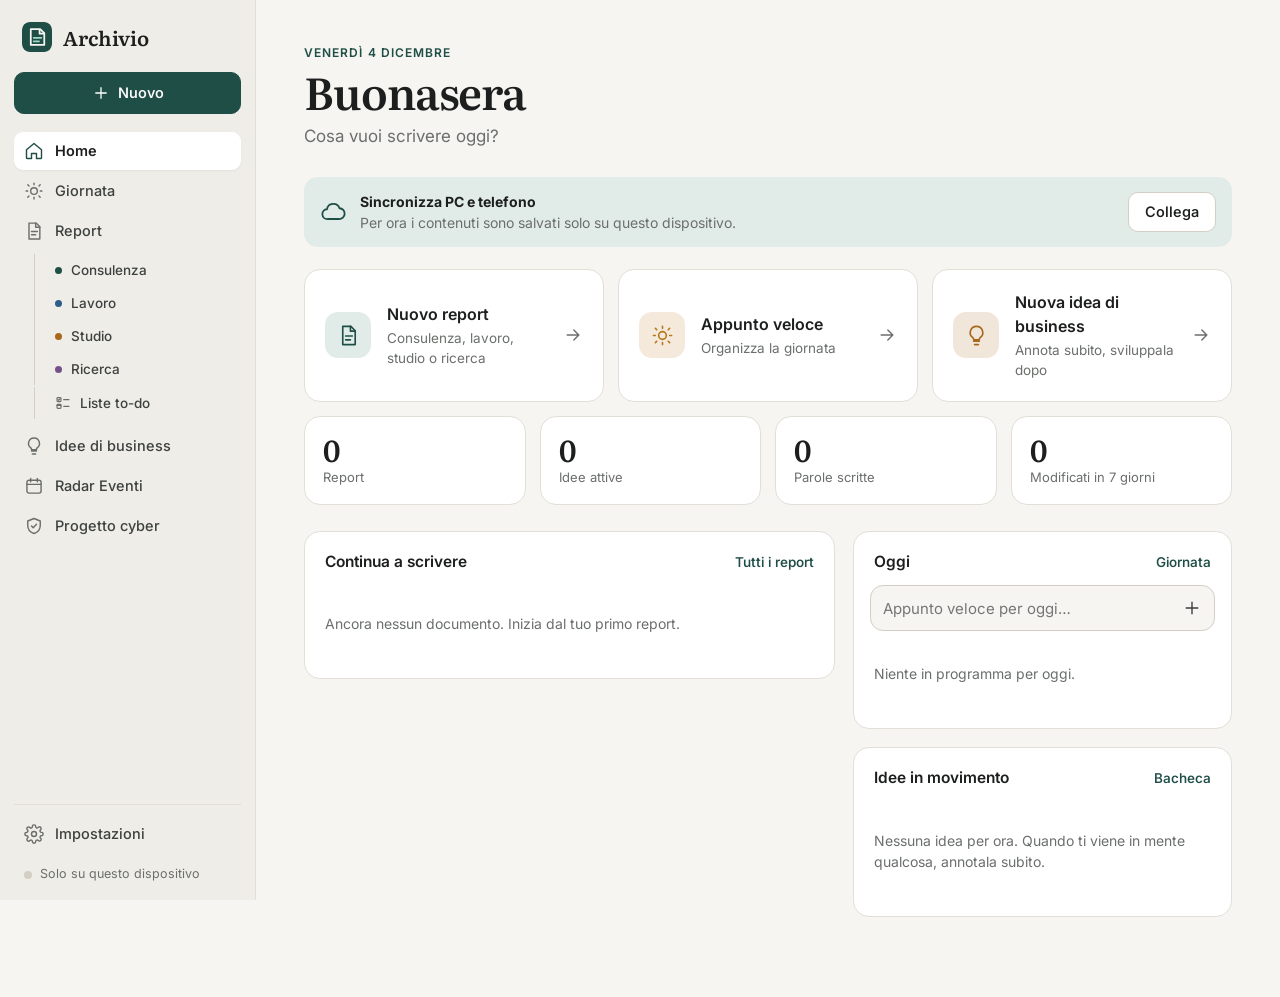
<file: index.html>
<!doctype html>
<html lang="it">
<head>
  <meta charset="utf-8">
  <meta name="viewport" content="width=device-width, initial-scale=1, viewport-fit=cover, interactive-widget=resizes-content">
  <title>Archivio Lavoro</title>
  <meta name="description" content="Report di consulenza, lavoro, studio e ricerca, e idee di business.">
  <meta name="theme-color" content="#f6f5f1" media="(prefers-color-scheme: light)">
  <meta name="theme-color" content="#141615" media="(prefers-color-scheme: dark)">
  <meta name="robots" content="noindex, nofollow">
  <meta name="apple-mobile-web-app-capable" content="yes">
  <meta name="mobile-web-app-capable" content="yes">
  <meta name="apple-mobile-web-app-title" content="Archivio">
  <meta name="apple-mobile-web-app-status-bar-style" content="default">
  <link rel="manifest" href="manifest.webmanifest">
  <link rel="icon" href="icon.svg" type="image/svg+xml">
  <link rel="apple-touch-icon" href="icon-180.png">
  <link rel="preconnect" href="https://fonts.googleapis.com">
  <link rel="preconnect" href="https://fonts.gstatic.com" crossorigin>
  <link rel="stylesheet" href="https://fonts.googleapis.com/css2?family=Inter:wght@400;500;600;700&family=Literata:ital,opsz,wght@0,7..72,400;0,7..72,500;0,7..72,600;0,7..72,700;1,7..72,400&family=JetBrains+Mono:wght@400;600&display=swap">
  <link rel="stylesheet" href="vendor/quill.core.css">
  <link rel="stylesheet" href="style.css">
  <script>
    try { var t = JSON.parse(localStorage.getItem('archivio.prefs.v1') || '{}').theme; if (t === 'light' || t === 'dark') document.documentElement.dataset.theme = t; } catch (e) {}
  </script>
</head>
<body>

<svg width="0" height="0" style="position:absolute" aria-hidden="true">
  <defs>
    <symbol id="i-home" viewBox="0 0 24 24"><path d="M3 10.5 12 3l9 7.5V20a1 1 0 0 1-1 1h-5v-6H9v6H4a1 1 0 0 1-1-1z"/></symbol>
    <symbol id="i-doc" viewBox="0 0 24 24"><path d="M6 2.5h8.5L19 7v14.5H6z"/><path d="M14 2.5V7.5h5M9 12.5h7M9 16.5h5"/></symbol>
    <symbol id="i-bulb" viewBox="0 0 24 24"><path d="M9 18h6M10 21.5h4M12 2.5a6.5 6.5 0 0 0-3.8 11.8c.5.4.8 1 .8 1.7v.5h6V16c0-.7.3-1.3.8-1.7A6.5 6.5 0 0 0 12 2.5z"/></symbol>
    <symbol id="i-gear" viewBox="0 0 24 24"><circle cx="12" cy="12" r="3"/><path d="M19.4 15a1.7 1.7 0 0 0 .3 1.8l.1.1a2 2 0 1 1-2.8 2.8l-.1-.1a1.7 1.7 0 0 0-1.8-.3 1.7 1.7 0 0 0-1 1.5V21a2 2 0 1 1-4 0v-.1a1.7 1.7 0 0 0-1.1-1.5 1.7 1.7 0 0 0-1.8.3l-.1.1a2 2 0 1 1-2.8-2.8l.1-.1a1.7 1.7 0 0 0 .3-1.8 1.7 1.7 0 0 0-1.5-1H3a2 2 0 1 1 0-4h.1a1.7 1.7 0 0 0 1.5-1.1 1.7 1.7 0 0 0-.3-1.8l-.1-.1a2 2 0 1 1 2.8-2.8l.1.1a1.7 1.7 0 0 0 1.8.3H9a1.7 1.7 0 0 0 1-1.5V3a2 2 0 1 1 4 0v.1a1.7 1.7 0 0 0 1 1.5 1.7 1.7 0 0 0 1.8-.3l.1-.1a2 2 0 1 1 2.8 2.8l-.1.1a1.7 1.7 0 0 0-.3 1.8V9a1.7 1.7 0 0 0 1.5 1H21a2 2 0 1 1 0 4h-.1a1.7 1.7 0 0 0-1.5 1z"/></symbol>
    <symbol id="i-plus" viewBox="0 0 24 24"><path d="M12 5v14M5 12h14"/></symbol>
    <symbol id="i-search" viewBox="0 0 24 24"><circle cx="11" cy="11" r="6.5"/><path d="m20 20-4.2-4.2"/></symbol>
    <symbol id="i-back" viewBox="0 0 24 24"><path d="M15 18l-6-6 6-6"/></symbol>
    <symbol id="i-panel" viewBox="0 0 24 24"><rect x="3" y="4" width="18" height="16" rx="2"/><path d="M15 4v16"/></symbol>
    <symbol id="i-focus" viewBox="0 0 24 24"><path d="M4 9V5a1 1 0 0 1 1-1h4M15 4h4a1 1 0 0 1 1 1v4M20 15v4a1 1 0 0 1-1 1h-4M9 20H5a1 1 0 0 1-1-1v-4"/></symbol>
    <symbol id="i-more" viewBox="0 0 24 24"><circle cx="5" cy="12" r="1.2"/><circle cx="12" cy="12" r="1.2"/><circle cx="19" cy="12" r="1.2"/></symbol>
    <symbol id="i-x" viewBox="0 0 24 24"><path d="M6 6l12 12M18 6 6 18"/></symbol>
    <symbol id="i-trash" viewBox="0 0 24 24"><path d="M3.5 6h17M9 6V3.5h6V6M5.5 6l1 15h11l1-15M10 10.5v6M14 10.5v6"/></symbol>
    <symbol id="i-copy" viewBox="0 0 24 24"><rect x="8" y="8" width="12" height="13" rx="2"/><path d="M16 8V5a2 2 0 0 0-2-2H6a2 2 0 0 0-2 2v11a2 2 0 0 0 2 2h2"/></symbol>
    <symbol id="i-pdf" viewBox="0 0 24 24"><path d="M6 2.5h8.5L19 7v14.5H6z"/><path d="M14 2.5V7.5h5M12 11v6M9.5 14.5 12 17l2.5-2.5"/></symbol>
    <symbol id="i-word" viewBox="0 0 24 24"><path d="M6 2.5h8.5L19 7v14.5H6z"/><path d="M14 2.5V7.5h5M8.5 11.5l1.3 5.5 1.7-4 1.7 4 1.3-5.5"/></symbol>
    <symbol id="i-undo" viewBox="0 0 24 24"><path d="M9 14 4 9l5-5"/><path d="M4 9h10.5a5.5 5.5 0 0 1 0 11H11"/></symbol>
    <symbol id="i-redo" viewBox="0 0 24 24"><path d="m15 14 5-5-5-5"/><path d="M20 9H9.5a5.5 5.5 0 0 0 0 11H13"/></symbol>
    <symbol id="i-bold" viewBox="0 0 24 24"><path d="M7 4.5h6a3.75 3.75 0 0 1 0 7.5H7zM7 12h7a4 4 0 0 1 0 8H7z"/></symbol>
    <symbol id="i-italic" viewBox="0 0 24 24"><path d="M14 4.5h5M5 19.5h5M15.5 4.5l-7 15"/></symbol>
    <symbol id="i-underline" viewBox="0 0 24 24"><path d="M7 4v7a5 5 0 0 0 10 0V4M5 20.5h14"/></symbol>
    <symbol id="i-strike" viewBox="0 0 24 24"><path d="M4 12h16M16.5 7.5c-.6-1.8-2.3-3-4.5-3-2.6 0-4.5 1.5-4.5 3.5 0 1.3.8 2.3 2.2 3M8 16.5c.6 1.9 2.5 3 4.5 3 2.6 0 4.5-1.4 4.5-3.5 0-.6-.1-1.1-.4-1.5"/></symbol>
    <symbol id="i-mark" viewBox="0 0 24 24"><path d="m9 15-3 3h5l1.5-1.5M9 15l7.5-10.5 3.5 3L12.5 16.5z"/><path d="M4 21h16"/></symbol>
    <symbol id="i-ul" viewBox="0 0 24 24"><path d="M9 6h11M9 12h11M9 18h11"/><circle cx="4.5" cy="6" r="1"/><circle cx="4.5" cy="12" r="1"/><circle cx="4.5" cy="18" r="1"/></symbol>
    <symbol id="i-ol" viewBox="0 0 24 24"><path d="M10 6h10M10 12h10M10 18h10M4 4.5h1.5V9M3.5 9h3M3.5 14.5a1.5 1.5 0 0 1 3 .3c0 1.2-3 2.2-3 3.7h3"/></symbol>
    <symbol id="i-check" viewBox="0 0 24 24"><rect x="3" y="4" width="6" height="6" rx="1.3"/><path d="m4.5 7 1 1 2-2M13 7h8M3 15.5h6M13 17h8"/><rect x="3" y="14" width="6" height="6" rx="1.3"/></symbol>
    <symbol id="i-quote" viewBox="0 0 24 24"><path d="M4 6h16M8 11h12M8 15h12M8 19h9M4 10.5v9"/></symbol>
    <symbol id="i-link" viewBox="0 0 24 24"><path d="M10 14a4.5 4.5 0 0 0 6.4 0l3-3a4.5 4.5 0 0 0-6.4-6.4l-1 1"/><path d="M14 10a4.5 4.5 0 0 0-6.4 0l-3 3a4.5 4.5 0 0 0 6.4 6.4l1-1"/></symbol>
    <symbol id="i-hr" viewBox="0 0 24 24"><path d="M3 12h18M7 7h10M7 17h10" /></symbol>
    <symbol id="i-clean" viewBox="0 0 24 24"><path d="M5 5h11M10.5 5 8 19M14 14l6 6M20 14l-6 6"/></symbol>
    <symbol id="i-center" viewBox="0 0 24 24"><path d="M4 6h16M7 10h10M4 14h16M7 18h10"/></symbol>
    <symbol id="i-cloud" viewBox="0 0 24 24"><path d="M7 18.5a4.5 4.5 0 0 1-.6-9A6 6 0 0 1 18 8.5a4.5 4.5 0 0 1-.5 10z"/></symbol>
    <symbol id="i-phone" viewBox="0 0 24 24"><rect x="6.5" y="2.5" width="11" height="19" rx="2.5"/><path d="M11 18.5h2"/></symbol>
    <symbol id="i-download" viewBox="0 0 24 24"><path d="M12 3.5v11M7.5 10l4.5 4.5 4.5-4.5M4.5 20.5h15"/></symbol>
    <symbol id="i-palette" viewBox="0 0 24 24"><path d="M12 3a9 9 0 1 0 0 18c1 0 1.5-.7 1.5-1.5 0-.4-.2-.8-.4-1.1-.3-.3-.4-.7-.4-1.1 0-.8.7-1.5 1.5-1.5H16a5 5 0 0 0 5-5c0-4.4-4-7.8-9-7.8z"/><circle cx="7.5" cy="11" r="1"/><circle cx="10.5" cy="7" r="1"/><circle cx="15" cy="7.5" r="1"/></symbol>
    <symbol id="i-calendar" viewBox="0 0 24 24"><rect x="3.5" y="5" width="17" height="15.5" rx="2.5"/><path d="M3.5 10h17M8 3v4M16 3v4"/></symbol>
    <symbol id="i-pin" viewBox="0 0 24 24"><path d="M12 21s-6.5-5.8-6.5-11a6.5 6.5 0 0 1 13 0c0 5.2-6.5 11-6.5 11z"/><circle cx="12" cy="10" r="2.3"/></symbol>
    <symbol id="i-clock" viewBox="0 0 24 24"><circle cx="12" cy="12" r="8.5"/><path d="M12 7.5V12l3 2"/></symbol>
    <symbol id="i-external" viewBox="0 0 24 24"><path d="M14 4h6v6M20 4l-9 9M18 14v5a1.5 1.5 0 0 1-1.5 1.5h-11A1.5 1.5 0 0 1 4 19V7.5A1.5 1.5 0 0 1 5.5 6H10"/></symbol>
    <symbol id="i-refresh" viewBox="0 0 24 24"><path d="M20 11a8 8 0 0 0-14.6-4.5L4 8M4 3.5V8h4.5M4 13a8 8 0 0 0 14.6 4.5L20 16M20 20.5V16h-4.5"/></symbol>
    <symbol id="i-users" viewBox="0 0 24 24"><circle cx="9" cy="8" r="3.5"/><path d="M2.5 20c.6-3.5 3.2-5.5 6.5-5.5s5.9 2 6.5 5.5M16 4.8a3.5 3.5 0 0 1 0 6.4M18 14.8c2 .7 3.2 2.5 3.5 5.2"/></symbol>
    <symbol id="i-chevron" viewBox="0 0 24 24"><path d="m6 9 6 6 6-6"/></symbol>
    <symbol id="i-alert" viewBox="0 0 24 24"><path d="M12 3.5 2.5 20h19z"/><path d="M12 10v4.5M12 17.2v.3"/></symbol>
    <symbol id="i-shield" viewBox="0 0 24 24"><path d="M12 3 4.5 6v5.5c0 4.6 3.2 8.2 7.5 9.5 4.3-1.3 7.5-4.9 7.5-9.5V6z"/><path d="m9 12 2 2 4-4"/></symbol>
    <symbol id="i-arrow" viewBox="0 0 24 24"><path d="M5 12h14M13 6l6 6-6 6"/></symbol>
    <symbol id="i-sun" viewBox="0 0 24 24"><circle cx="12" cy="12" r="4"/><path d="M12 2.5v2M12 19.5v2M4.6 4.6l1.4 1.4M18 18l1.4 1.4M2.5 12h2M19.5 12h2M4.6 19.4 6 18M18 6l1.4-1.4"/></symbol>
    <symbol id="i-folder" viewBox="0 0 24 24"><path d="M3 6.5A1.5 1.5 0 0 1 4.5 5h4.3l2 2.5h8.7A1.5 1.5 0 0 1 21 9v9.5a1.5 1.5 0 0 1-1.5 1.5h-15A1.5 1.5 0 0 1 3 18.5z"/></symbol>
    <symbol id="i-grid" viewBox="0 0 24 24"><rect x="3.5" y="4" width="17" height="16" rx="2"/><path d="M3.5 9.5h17M3.5 14.5h17M9.5 4v16"/></symbol>
    <symbol id="i-bell" viewBox="0 0 24 24"><path d="M6 16.5V11a6 6 0 0 1 12 0v5.5l1.5 2h-15zM10 21h4"/></symbol>
  </defs>
</svg>

<div class="app">
  <!-- ============ SIDEBAR (PC) ============ -->
  <aside class="sidebar">
    <a class="brand" href="#/home">
      <img src="icon.svg" alt="" width="30" height="30">
      <span>Archivio</span>
    </a>

    <button class="btn primary new-btn" data-action="new-menu">
      <svg><use href="#i-plus"/></svg><span>Nuovo</span>
    </button>

    <nav class="side-nav">
      <a href="#/home" data-nav="home"><svg><use href="#i-home"/></svg><span>Home</span></a>
      <a href="#/giornata" data-nav="giornata"><svg><use href="#i-sun"/></svg><span>Giornata</span><em id="count-giornata" title="Appunti ancora da fare oggi"></em></a>
      <a href="#/report" data-nav="report"><svg><use href="#i-doc"/></svg><span>Report</span><em data-count="report"></em></a>
      <div class="side-sub" id="side-cats"></div>
      <div class="side-sub side-sub-todo"><a href="#/todo" data-nav="todo"><svg><use href="#i-check"/></svg><span>Liste to-do</span><em id="count-todo"></em></a></div>
      <a href="#/idee" data-nav="idee"><svg><use href="#i-bulb"/></svg><span>Idee di business</span><em data-count="idea"></em></a>
      <a href="#/eventi" data-nav="eventi"><svg><use href="#i-calendar"/></svg><span>Radar Eventi</span><em id="count-eventi"></em></a>
      <a href="#/cyber" data-nav="cyber"><svg><use href="#i-shield"/></svg><span>Progetto cyber</span><em id="count-cyber" title="Conversazioni del mese"></em></a>
    </nav>

    <div class="side-foot">
      <a href="#/impostazioni" data-nav="impostazioni"><svg><use href="#i-gear"/></svg><span>Impostazioni</span></a>
      <div class="sync" data-sync><i></i><span></span></div>
    </div>
  </aside>

  <!-- ============ CONTENUTO ============ -->
  <main class="main">

    <!-- HOME -->
    <section class="view" id="view-home" hidden>
      <div class="mobile-top"><span class="brand-sm"><img src="icon.svg" alt="" width="26" height="26">Archivio</span><div class="mobile-top-right"><div class="sync" data-sync><i></i><span></span></div><a class="icon-btn" href="#/impostazioni" aria-label="Impostazioni"><svg><use href="#i-gear"/></svg></a></div></div>
      <header class="hero">
        <p class="eyebrow" id="home-date"></p>
        <h1 id="home-greeting">Ciao</h1>
        <p class="lead">Cosa vuoi scrivere oggi?</p>
      </header>

      <div class="connect-banner" id="home-connect" hidden>
        <svg><use href="#i-cloud"/></svg>
        <div><strong>Sincronizza PC e telefono</strong><span>Per ora i contenuti sono salvati solo su questo dispositivo.</span></div>
        <a class="btn" href="#/impostazioni">Collega</a>
      </div>

      <div class="quick">
        <button class="quick-card" data-action="new" data-section="report">
          <span class="quick-icon"><svg><use href="#i-doc"/></svg></span>
          <span class="quick-text"><strong>Nuovo report</strong><span>Consulenza, lavoro, studio o ricerca</span></span>
          <svg class="quick-arrow"><use href="#i-arrow"/></svg>
        </button>
        <a class="quick-card" href="#/giornata?nuovo=1">
          <span class="quick-icon day"><svg><use href="#i-sun"/></svg></span>
          <span class="quick-text"><strong>Appunto veloce</strong><span>Organizza la giornata</span></span>
          <svg class="quick-arrow"><use href="#i-arrow"/></svg>
        </a>
        <button class="quick-card" data-action="new" data-section="idea">
          <span class="quick-icon idea"><svg><use href="#i-bulb"/></svg></span>
          <span class="quick-text"><strong>Nuova idea di business</strong><span>Annota subito, sviluppala dopo</span></span>
          <svg class="quick-arrow"><use href="#i-arrow"/></svg>
        </button>
      </div>

      <div class="stats" id="home-stats"></div>

      <div class="home-grid">
        <section class="panel">
          <header class="panel-head"><h2>Continua a scrivere</h2><a href="#/report">Tutti i report</a></header>
          <div class="recent" id="home-recent"></div>
        </section>
        <div class="home-side">
          <section class="panel">
            <header class="panel-head"><h2>Oggi</h2><a href="#/giornata">Giornata</a></header>
            <div id="home-giornata"></div>
          </section>
          <section class="panel" id="home-events-panel" hidden>
            <header class="panel-head"><h2>Prossimi eventi</h2><a href="#/eventi">Radar</a></header>
            <div class="recent" id="home-events"></div>
          </section>
          <section class="panel">
            <header class="panel-head"><h2>Idee in movimento</h2><a href="#/idee">Bacheca</a></header>
            <div class="recent" id="home-ideas"></div>
          </section>
        </div>
      </div>
    </section>

    <!-- REPORT -->
    <section class="view" id="view-report" hidden>
      <div class="mobile-top"><span class="brand-sm"><img src="icon.svg" alt="" width="26" height="26">Archivio</span><div class="mobile-top-right"><div class="sync" data-sync><i></i><span></span></div><a class="icon-btn" href="#/impostazioni" aria-label="Impostazioni"><svg><use href="#i-gear"/></svg></a></div></div>
      <header class="view-head">
        <div>
          <p class="eyebrow">Archivio</p>
          <h1>Report</h1>
        </div>
        <div class="head-actions report-actions">
          <a class="btn" href="#/todo"><svg><use href="#i-check"/></svg><span>Liste to-do</span></a>
          <button class="btn primary hide-phone" data-action="new" data-section="report"><svg><use href="#i-plus"/></svg><span>Nuovo report</span></button>
        </div>
      </header>
      <div class="filters">
        <div class="segmented" id="report-cats" role="tablist"></div>
        <div class="filters-right">
          <label class="search"><svg><use href="#i-search"/></svg><input type="search" id="report-search" placeholder="Cerca nei report" autocomplete="off"></label>
          <select class="select" id="report-sort" aria-label="Ordina">
            <option value="updated">Ultima modifica</option>
            <option value="date">Data del report</option>
            <option value="title">Titolo A–Z</option>
          </select>
        </div>
      </div>
      <div class="doc-grid" id="report-grid"></div>
    </section>

    <!-- GIORNATA -->
    <section class="view" id="view-giornata" hidden>
      <div class="mobile-top"><span class="brand-sm"><img src="icon.svg" alt="" width="26" height="26">Archivio</span><div class="mobile-top-right"><div class="sync" data-sync><i></i><span></span></div><a class="icon-btn" href="#/impostazioni" aria-label="Impostazioni"><svg><use href="#i-gear"/></svg></a></div></div>
      <header class="view-head">
        <div>
          <p class="eyebrow">Organizzazione</p>
          <h1>Giornata</h1>
        </div>
      </header>
      <div id="gi-content"></div>
    </section>

    <!-- LISTE TO-DO (report) -->
    <section class="view" id="view-todo" hidden>
      <div class="mobile-top"><span class="brand-sm"><img src="icon.svg" alt="" width="26" height="26">Archivio</span><div class="mobile-top-right"><div class="sync" data-sync><i></i><span></span></div><a class="icon-btn" href="#/impostazioni" aria-label="Impostazioni"><svg><use href="#i-gear"/></svg></a></div></div>
      <header class="view-head">
        <div>
          <p class="eyebrow"><a href="#/report">Report</a></p>
          <h1 id="td-title">Liste to-do</h1>
        </div>
        <div class="head-actions" id="td-head-actions">
          <button class="btn primary" data-action="new-todo"><svg><use href="#i-plus"/></svg><span>Nuova lista</span></button>
        </div>
      </header>
      <div id="td-content"></div>
    </section>

    <!-- IDEE -->
    <section class="view" id="view-idee" hidden>
      <div class="mobile-top"><span class="brand-sm"><img src="icon.svg" alt="" width="26" height="26">Archivio</span><div class="mobile-top-right"><div class="sync" data-sync><i></i><span></span></div><a class="icon-btn" href="#/impostazioni" aria-label="Impostazioni"><svg><use href="#i-gear"/></svg></a></div></div>
      <header class="view-head">
        <div>
          <p class="eyebrow">Bacheca</p>
          <h1>Idee di business</h1>
        </div>
        <div class="head-actions">
          <label class="search"><svg><use href="#i-search"/></svg><input type="search" id="idea-search" placeholder="Cerca nelle idee" autocomplete="off"></label>
          <button class="btn primary hide-phone" data-action="new" data-section="idea"><svg><use href="#i-plus"/></svg><span>Nuova idea</span></button>
        </div>
      </header>
      <div class="board-tabs" id="board-tabs"></div>
      <div class="board" id="idea-board"></div>
    </section>

    <!-- EVENTI -->
    <section class="view" id="view-eventi" hidden>
      <div class="mobile-top"><span class="brand-sm"><img src="icon.svg" alt="" width="26" height="26">Archivio</span><div class="mobile-top-right"><div class="sync" data-sync><i></i><span></span></div><a class="icon-btn" href="#/impostazioni" aria-label="Impostazioni"><svg><use href="#i-gear"/></svg></a></div></div>
      <header class="view-head">
        <div>
          <p class="eyebrow">Radar</p>
          <h1>Eventi</h1>
          <p class="ev-summary" id="ev-summary"></p>
        </div>
        <div class="head-actions">
          <button class="btn" data-action="ev-ics" id="ev-ics" title="Scarica il calendario da importare nel telefono"><svg><use href="#i-download"/></svg><span>Calendario</span></button>
          <button class="btn" data-action="ev-refresh" id="ev-refresh"><svg><use href="#i-refresh"/></svg><span>Aggiorna</span></button>
        </div>
      </header>

      <div class="connect-banner" id="ev-connect" hidden>
        <svg><use href="#i-calendar"/></svg>
        <div><strong>Gli eventi sono nel tuo repository privato</strong><span>Collega questo dispositivo con il token per vederli.</span></div>
        <a class="btn" href="#/impostazioni">Collega</a>
      </div>

      <div class="ev-filters" id="ev-filters">
        <div class="segmented" id="ev-cats"></div>
        <div class="filters-right">
          <select class="select" id="ev-prio" aria-label="Priorità">
            <option value="">Tutte le priorità</option>
            <option value="alta">Priorità alta</option>
            <option value="media">Priorità media</option>
            <option value="bassa">Priorità bassa</option>
          </select>
          <select class="select" id="ev-stato" aria-label="Stato">
            <option value="">Tutti gli stati</option>
            <option value="da_valutare">Da valutare</option>
            <option value="iscritto">Iscritto</option>
            <option value="fatto">Fatto</option>
            <option value="saltato">Saltato</option>
          </select>
        </div>
      </div>

      <div class="ev-timeline" id="ev-content"></div>
    </section>

    <!-- PROGETTO CYBER -->
    <section class="view" id="view-cyber" hidden>
      <div class="mobile-top"><span class="brand-sm"><img src="icon.svg" alt="" width="26" height="26">Archivio</span><div class="mobile-top-right"><div class="sync" data-sync><i></i><span></span></div><a class="icon-btn" href="#/impostazioni" aria-label="Impostazioni"><svg><use href="#i-gear"/></svg></a></div></div>
      <header class="view-head">
        <div>
          <p class="eyebrow">Progetto cyber</p>
          <h1 id="cy-title">Startup</h1>
        </div>
      </header>
      <nav class="segmented sp-tabs" id="cy-tabs" aria-label="Sezioni del progetto"></nav>
      <div id="cy-content"></div>
    </section>

    <!-- IMPOSTAZIONI -->
    <section class="view" id="view-impostazioni" hidden>
      <div class="mobile-top"><span class="brand-sm"><img src="icon.svg" alt="" width="26" height="26">Archivio</span><div class="mobile-top-right"><div class="sync" data-sync><i></i><span></span></div><a class="icon-btn" href="#/impostazioni" aria-label="Impostazioni"><svg><use href="#i-gear"/></svg></a></div></div>
      <header class="view-head">
        <div>
          <p class="eyebrow">Preferenze</p>
          <h1>Impostazioni</h1>
        </div>
      </header>

      <div class="settings">
        <section class="set-card">
          <div class="set-icon"><svg><use href="#i-cloud"/></svg></div>
          <div class="set-body">
            <h2>Sincronizzazione</h2>
            <p class="hint">Ogni modifica si salva subito sul dispositivo e, dopo un paio di secondi, nel tuo repository GitHub privato. Così ritrovi tutto su PC e telefono.</p>
            <div class="set-status" data-sync-detail></div>
            <div class="form">
              <label class="field"><span>Utente GitHub</span><input id="c-owner" autocomplete="off" autocapitalize="off" spellcheck="false"></label>
              <label class="field"><span>Repository dati</span><input id="c-repo" autocomplete="off" autocapitalize="off" spellcheck="false"></label>
              <label class="field"><span>Repository eventi</span><input id="c-events-repo" autocomplete="off" autocapitalize="off" spellcheck="false"></label>
              <label class="field"><span>Repository progetto cyber</span><input id="c-cyber-repo" autocomplete="off" autocapitalize="off" spellcheck="false"></label>
              <label class="field"><span>Token di accesso</span><input id="c-token" type="password" autocomplete="off" autocapitalize="off" spellcheck="false" placeholder="github_pat_…"></label>
            </div>
            <div class="row">
              <button class="btn primary" data-action="connect">Salva e collega</button>
              <button class="btn ghost" data-action="disconnect">Scollega dispositivo</button>
            </div>
            <p class="result" id="connect-result"></p>
            <details class="howto">
              <summary>Come creare il token</summary>
              <ol>
                <li>Apri <a href="https://github.com/settings/personal-access-tokens/new" target="_blank" rel="noopener">GitHub → nuovo token fine-grained</a>.</li>
                <li>Nome <b>Archivio</b>, scadenza a scelta.</li>
                <li><b>Repository access</b> → <i>Only select repositories</i> → <b>lavoro-dati</b>, <b>radar-eventi</b> e <b>progetto-cyber</b>.</li>
                <li><b>Permissions</b> → <i>Contents</i> → <b>Read and write</b>.</li>
                <li><b>Generate token</b>, copialo e incollalo qui sopra.</li>
              </ol>
            </details>
          </div>
        </section>

        <section class="set-card">
          <div class="set-icon"><svg><use href="#i-phone"/></svg></div>
          <div class="set-body">
            <h2>Collega il telefono</h2>
            <p class="hint">Con il PC già collegato, inquadra il codice con la fotocamera del telefono. Poi dal browser scegli “Aggiungi a schermata Home”.</p>
            <button class="btn" data-action="qr">Mostra codice QR</button>
            <div class="qr" id="qr" hidden>
              <div id="qr-img"></div>
              <div>
                <p class="warn">Il codice contiene il tuo token: non mostrarlo ad altri.</p>
                <button class="btn ghost" data-action="copy-link"><svg><use href="#i-copy"/></svg>Copia link</button>
              </div>
            </div>
          </div>
        </section>

        <section class="set-card">
          <div class="set-icon"><svg><use href="#i-palette"/></svg></div>
          <div class="set-body">
            <h2>Aspetto</h2>
            <p class="hint">Tema dell'interfaccia su questo dispositivo.</p>
            <div class="segmented" id="theme-seg">
              <button data-theme-set="auto">Automatico</button>
              <button data-theme-set="light">Chiaro</button>
              <button data-theme-set="dark">Scuro</button>
            </div>
          </div>
        </section>

        <section class="set-card">
          <div class="set-icon"><svg><use href="#i-download"/></svg></div>
          <div class="set-body">
            <h2>Backup</h2>
            <p class="hint">La cronologia completa è su GitHub. Puoi anche scaricare una copia di tutto in un file.</p>
            <div class="row">
              <button class="btn" data-action="export-backup">Scarica backup</button>
              <label class="btn file-btn">Importa backup<input type="file" id="f-import" accept="application/json,.json"></label>
            </div>
          </div>
        </section>
      </div>
    </section>
  </main>
</div>

<!-- ============ TAB BAR (telefono) ============ -->
<nav class="tabbar">
  <a href="#/home" data-nav="home"><svg><use href="#i-home"/></svg><span>Home</span></a>
  <a href="#/giornata" data-nav="giornata"><svg><use href="#i-sun"/></svg><span>Giornata</span></a>
  <button class="fab" data-action="new-menu" aria-label="Nuovo"><svg><use href="#i-plus"/></svg></button>
  <a href="#/report" data-nav="report"><svg><use href="#i-doc"/></svg><span>Report</span></a>
  <a href="#/cyber" data-nav="cyber"><svg><use href="#i-shield"/></svg><span>Cyber</span></a>
  <a href="#/eventi" data-nav="eventi"><svg><use href="#i-calendar"/></svg><span>Eventi</span></a>
</nav>

<!-- ============ EDITOR ============ -->
<div class="writer" id="writer" hidden>
  <header class="w-top">
    <button class="icon-btn" data-action="close-writer" aria-label="Indietro"><svg><use href="#i-back"/></svg></button>
    <div class="w-crumb"><span id="w-section">Report</span><span class="sep">/</span><span id="w-crumb-title">Senza titolo</span></div>
    <div class="w-save" data-sync><i></i><span></span></div>
    <div class="w-actions">
      <button class="icon-btn text" data-action="typo-menu" aria-label="Aspetto del testo" title="Aspetto del testo">Aa</button>
      <button class="icon-btn hide-phone" data-action="focus" aria-label="Modalità concentrazione" title="Modalità concentrazione (Esc per uscire)"><svg><use href="#i-focus"/></svg></button>
      <button class="icon-btn" data-action="panel" aria-label="Dettagli" title="Dettagli"><svg><use href="#i-panel"/></svg></button>
      <button class="icon-btn" data-action="more-menu" aria-label="Altre azioni" title="Esporta ed altre azioni"><svg><use href="#i-more"/></svg></button>
    </div>
  </header>

  <div class="w-toolbar" id="w-toolbar">
    <button type="button" class="tb" data-action="undo" title="Annulla (Ctrl+Z)"><svg><use href="#i-undo"/></svg></button>
    <button type="button" class="tb" data-action="redo" title="Ripeti (Ctrl+Y)"><svg><use href="#i-redo"/></svg></button>
    <span class="tb-sep"></span>
    <select class="ql-header tb-select" title="Stile paragrafo">
      <option selected>Testo</option>
      <option value="1">Titolo 1</option>
      <option value="2">Titolo 2</option>
      <option value="3">Titolo 3</option>
    </select>
    <span class="tb-sep"></span>
    <button type="button" class="tb ql-bold" title="Grassetto (Ctrl+B)"><svg><use href="#i-bold"/></svg></button>
    <button type="button" class="tb ql-italic" title="Corsivo (Ctrl+I)"><svg><use href="#i-italic"/></svg></button>
    <button type="button" class="tb ql-underline" title="Sottolineato (Ctrl+U)"><svg><use href="#i-underline"/></svg></button>
    <button type="button" class="tb ql-strike" title="Barrato"><svg><use href="#i-strike"/></svg></button>
    <button type="button" class="tb ql-mark" title="Evidenzia"><svg><use href="#i-mark"/></svg></button>
    <span class="tb-sep"></span>
    <button type="button" class="tb ql-list" value="bullet" title="Elenco puntato"><svg><use href="#i-ul"/></svg></button>
    <button type="button" class="tb ql-list" value="ordered" title="Elenco numerato"><svg><use href="#i-ol"/></svg></button>
    <button type="button" class="tb ql-list" value="unchecked" title="Lista di controllo"><svg><use href="#i-check"/></svg></button>
    <button type="button" class="tb ql-blockquote" title="Citazione"><svg><use href="#i-quote"/></svg></button>
    <button type="button" class="tb ql-align" value="center" title="Centra"><svg><use href="#i-center"/></svg></button>
    <span class="tb-sep"></span>
    <button type="button" class="tb ql-link" title="Link (Ctrl+K)"><svg><use href="#i-link"/></svg></button>
    <button type="button" class="tb ql-divider" title="Linea divisoria"><svg><use href="#i-hr"/></svg></button>
    <button type="button" class="tb ql-clean" title="Rimuovi formattazione"><svg><use href="#i-clean"/></svg></button>
  </div>

  <div class="w-body">
    <div class="w-scroll" id="w-scroll">
      <article class="page" id="page">
        <button class="page-meta" id="w-meta" data-action="panel" type="button"></button>
        <textarea id="w-title" class="page-title" rows="1" placeholder="Titolo"></textarea>
        <div id="w-editor"></div>
      </article>
    </div>

    <aside class="w-panel" id="w-panel" aria-label="Dettagli documento">
      <header class="w-panel-head">
        <h3>Dettagli</h3>
        <button class="icon-btn" data-action="panel" aria-label="Chiudi"><svg><use href="#i-x"/></svg></button>
      </header>
      <div class="w-panel-body">
        <label class="field"><span id="p-kind-label">Tipo</span><select id="p-kind" class="select"></select></label>
        <label class="field"><span>Data</span><input type="date" id="p-date"></label>
        <label class="field"><span id="p-who-label">Cliente / progetto</span><input type="text" id="p-who" autocomplete="off"></label>
        <div class="field">
          <span>Tag</span>
          <div class="tag-input" id="p-tags"><input type="text" id="p-tag-new" placeholder="Aggiungi tag…" autocomplete="off" enterkeyhint="done"></div>
        </div>

        <div class="p-block">
          <h4>Struttura</h4>
          <nav class="outline" id="p-outline"></nav>
        </div>

        <div class="p-block">
          <h4>Statistiche</h4>
          <dl class="p-stats" id="p-stats"></dl>
        </div>
      </div>
    </aside>
  </div>

  <footer class="w-status" id="w-status"></footer>
</div>

<!-- ============ PROGETTO CYBER: REGISTRAZIONE GUIDATA ============ -->
<div class="cy-wizard" id="cy-wizard" hidden></div>

<!-- ============ MENU E FOGLI ============ -->
<div class="scrim" id="scrim" hidden></div>

<div class="menu sheet" id="menu-new" hidden role="menu">
  <p class="menu-title">Crea nuovo</p>
  <a class="menu-item big" href="#/giornata?nuovo=1">
    <span class="quick-icon day"><svg><use href="#i-sun"/></svg></span>
    <span><strong>Appunto veloce</strong><small>Per organizzare oggi o domani</small></span>
  </a>
  <a class="menu-item big" href="#/cyber/conversazioni/nuova">
    <span class="quick-icon"><svg><use href="#i-users"/></svg></span>
    <span><strong>Conversazione</strong><small>Progetto cyber, due minuti dopo l’appuntamento</small></span>
  </a>
  <button class="menu-item big" data-action="new" data-section="report">
    <span class="quick-icon"><svg><use href="#i-doc"/></svg></span>
    <span><strong>Report</strong><small>Consulenza, lavoro, studio, ricerca</small></span>
  </button>
  <button class="menu-item big" data-action="new" data-section="idea">
    <span class="quick-icon idea"><svg><use href="#i-bulb"/></svg></span>
    <span><strong>Idea di business</strong><small>Problema, soluzione, mercato</small></span>
  </button>
  <button class="menu-item big" data-action="new-todo">
    <span class="quick-icon"><svg><use href="#i-check"/></svg></span>
    <span><strong>Lista to-do</strong><small>Cose da fare, da spuntare</small></span>
  </button>
  <a class="menu-item big" href="#/cyber/startup">
    <span class="quick-icon cyber"><svg><use href="#i-folder"/></svg></span>
    <span><strong>Startup</strong><small>Cartelle con documenti, griglie di prezzi e costi, to-do</small></span>
  </a>
</div>

<div class="menu sheet sp-menu" id="sp-menu" hidden role="menu"></div>

<div class="menu sheet" id="menu-more" hidden role="menu">
  <p class="menu-title">Documento</p>
  <button class="menu-item" data-action="export-pdf"><svg><use href="#i-pdf"/></svg><span>Esporta PDF / Stampa</span></button>
  <button class="menu-item" data-action="export-word"><svg><use href="#i-word"/></svg><span>Esporta in Word</span></button>
  <button class="menu-item" data-action="duplicate"><svg><use href="#i-copy"/></svg><span>Duplica</span></button>
  <hr>
  <button class="menu-item danger" data-action="delete"><svg><use href="#i-trash"/></svg><span>Elimina</span></button>
</div>

<div class="menu sheet" id="menu-typo" hidden>
  <p class="menu-title">Aspetto del testo</p>
  <div class="typo-row">
    <span>Carattere</span>
    <div class="segmented small" data-pref="font">
      <button data-val="serif" style="font-family:var(--serif)">Serif</button>
      <button data-val="sans" style="font-family:var(--sans)">Sans</button>
      <button data-val="mono" style="font-family:var(--mono)">Mono</button>
    </div>
  </div>
  <div class="typo-row">
    <span>Dimensione</span>
    <div class="segmented small" data-pref="size">
      <button data-val="s">A</button>
      <button data-val="m" style="font-size:16px">A</button>
      <button data-val="l" style="font-size:19px">A</button>
    </div>
  </div>
  <div class="typo-row">
    <span>Larghezza</span>
    <div class="segmented small" data-pref="width">
      <button data-val="narrow">Stretta</button>
      <button data-val="wide">Ampia</button>
    </div>
  </div>
</div>

<div class="toast" id="toast" hidden></div>

<script src="vendor/quill.js"></script>
<script src="cyber.js"></script>
<script src="spazio.js"></script>
<script src="app.js"></script>
</body>
</html>
</file>
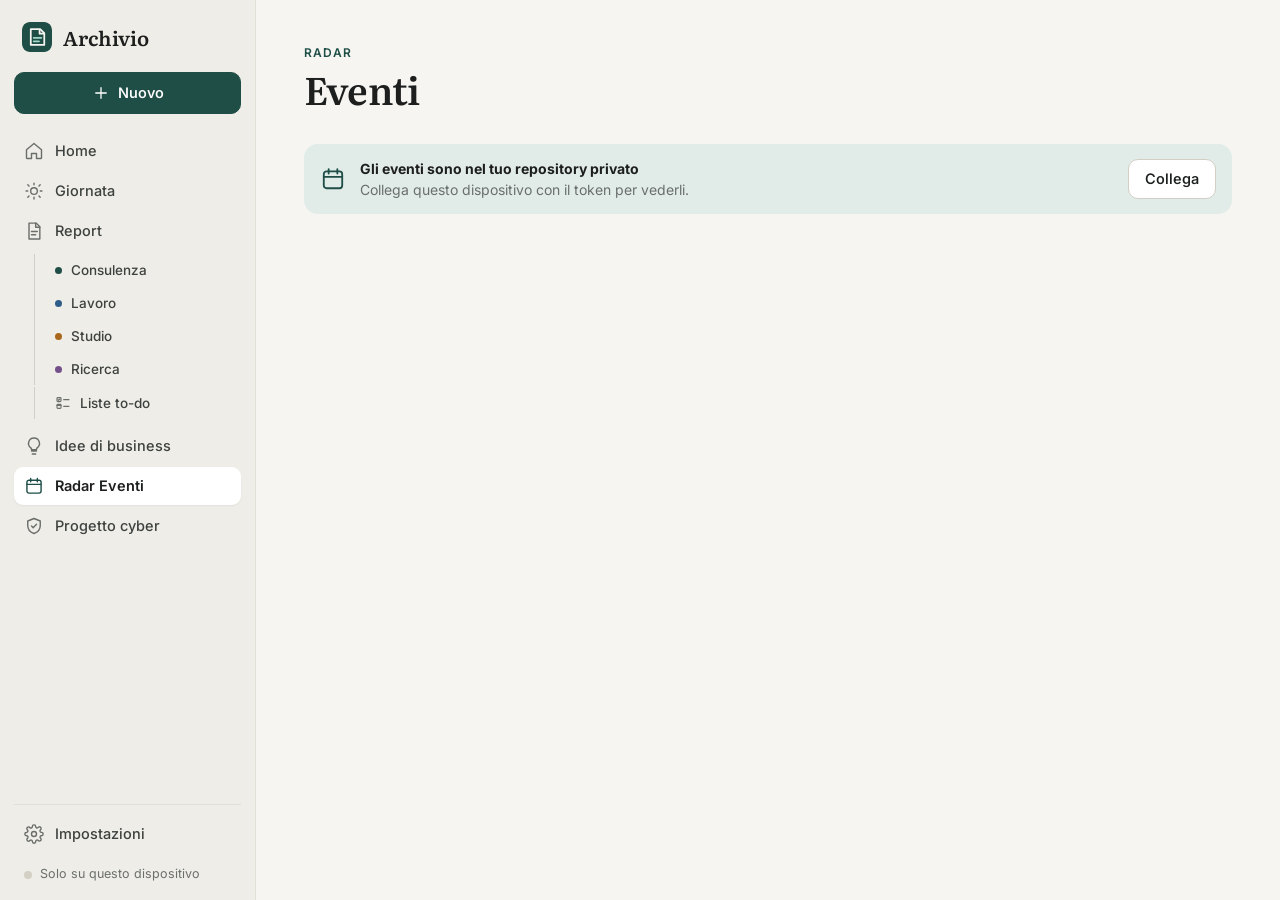
<file: eventi/index.html>
<!doctype html>
<html lang="it">
<head>
  <meta charset="utf-8">
  <meta name="robots" content="noindex, nofollow">
  <title>Radar Eventi</title>
  <!-- /eventi porta alla sezione Radar Eventi dell'app -->
  <meta http-equiv="refresh" content="0; url=../#/eventi">
  <script>location.replace('../#/eventi');</script>
</head>
<body><a href="../#/eventi">Apri Radar Eventi</a></body>
</html>
</file>
<file: vendor/quill.core.css>
/*!
 * Quill Editor v2.0.3
 * https://quilljs.com
 * Copyright (c) 2017-2024, Slab
 * Copyright (c) 2014, Jason Chen
 * Copyright (c) 2013, salesforce.com
 */
.ql-container{box-sizing:border-box;font-family:Helvetica,Arial,sans-serif;font-size:13px;height:100%;margin:0;position:relative}.ql-container.ql-disabled .ql-tooltip{visibility:hidden}.ql-container:not(.ql-disabled) li[data-list=checked] > .ql-ui,.ql-container:not(.ql-disabled) li[data-list=unchecked] > .ql-ui{cursor:pointer}.ql-clipboard{left:-100000px;height:1px;overflow-y:hidden;position:absolute;top:50%}.ql-clipboard p{margin:0;padding:0}.ql-editor{box-sizing:border-box;counter-reset:list-0 list-1 list-2 list-3 list-4 list-5 list-6 list-7 list-8 list-9;line-height:1.42;height:100%;outline:none;overflow-y:auto;padding:12px 15px;tab-size:4;-moz-tab-size:4;text-align:left;white-space:pre-wrap;word-wrap:break-word}.ql-editor > *{cursor:text}.ql-editor p,.ql-editor ol,.ql-editor pre,.ql-editor blockquote,.ql-editor h1,.ql-editor h2,.ql-editor h3,.ql-editor h4,.ql-editor h5,.ql-editor h6{margin:0;padding:0}@supports (counter-set:none){.ql-editor p,.ql-editor h1,.ql-editor h2,.ql-editor h3,.ql-editor h4,.ql-editor h5,.ql-editor h6{counter-set:list-0 list-1 list-2 list-3 list-4 list-5 list-6 list-7 list-8 list-9}}@supports not (counter-set:none){.ql-editor p,.ql-editor h1,.ql-editor h2,.ql-editor h3,.ql-editor h4,.ql-editor h5,.ql-editor h6{counter-reset:list-0 list-1 list-2 list-3 list-4 list-5 list-6 list-7 list-8 list-9}}.ql-editor table{border-collapse:collapse}.ql-editor td{border:1px solid #000;padding:2px 5px}.ql-editor ol{padding-left:1.5em}.ql-editor li{list-style-type:none;padding-left:1.5em;position:relative}.ql-editor li > .ql-ui:before{display:inline-block;margin-left:-1.5em;margin-right:.3em;text-align:right;white-space:nowrap;width:1.2em}.ql-editor li[data-list=checked] > .ql-ui,.ql-editor li[data-list=unchecked] > .ql-ui{color:#777}.ql-editor li[data-list=bullet] > .ql-ui:before{content:'\2022'}.ql-editor li[data-list=checked] > .ql-ui:before{content:'\2611'}.ql-editor li[data-list=unchecked] > .ql-ui:before{content:'\2610'}@supports (counter-set:none){.ql-editor li[data-list]{counter-set:list-1 list-2 list-3 list-4 list-5 list-6 list-7 list-8 list-9}}@supports not (counter-set:none){.ql-editor li[data-list]{counter-reset:list-1 list-2 list-3 list-4 list-5 list-6 list-7 list-8 list-9}}.ql-editor li[data-list=ordered]{counter-increment:list-0}.ql-editor li[data-list=ordered] > .ql-ui:before{content:counter(list-0, decimal) '. '}.ql-editor li[data-list=ordered].ql-indent-1{counter-increment:list-1}.ql-editor li[data-list=ordered].ql-indent-1 > .ql-ui:before{content:counter(list-1, lower-alpha) '. '}@supports (counter-set:none){.ql-editor li[data-list].ql-indent-1{counter-set:list-2 list-3 list-4 list-5 list-6 list-7 list-8 list-9}}@supports not (counter-set:none){.ql-editor li[data-list].ql-indent-1{counter-reset:list-2 list-3 list-4 list-5 list-6 list-7 list-8 list-9}}.ql-editor li[data-list=ordered].ql-indent-2{counter-increment:list-2}.ql-editor li[data-list=ordered].ql-indent-2 > .ql-ui:before{content:counter(list-2, lower-roman) '. '}@supports (counter-set:none){.ql-editor li[data-list].ql-indent-2{counter-set:list-3 list-4 list-5 list-6 list-7 list-8 list-9}}@supports not (counter-set:none){.ql-editor li[data-list].ql-indent-2{counter-reset:list-3 list-4 list-5 list-6 list-7 list-8 list-9}}.ql-editor li[data-list=ordered].ql-indent-3{counter-increment:list-3}.ql-editor li[data-list=ordered].ql-indent-3 > .ql-ui:before{content:counter(list-3, decimal) '. '}@supports (counter-set:none){.ql-editor li[data-list].ql-indent-3{counter-set:list-4 list-5 list-6 list-7 list-8 list-9}}@supports not (counter-set:none){.ql-editor li[data-list].ql-indent-3{counter-reset:list-4 list-5 list-6 list-7 list-8 list-9}}.ql-editor li[data-list=ordered].ql-indent-4{counter-increment:list-4}.ql-editor li[data-list=ordered].ql-indent-4 > .ql-ui:before{content:counter(list-4, lower-alpha) '. '}@supports (counter-set:none){.ql-editor li[data-list].ql-indent-4{counter-set:list-5 list-6 list-7 list-8 list-9}}@supports not (counter-set:none){.ql-editor li[data-list].ql-indent-4{counter-reset:list-5 list-6 list-7 list-8 list-9}}.ql-editor li[data-list=ordered].ql-indent-5{counter-increment:list-5}.ql-editor li[data-list=ordered].ql-indent-5 > .ql-ui:before{content:counter(list-5, lower-roman) '. '}@supports (counter-set:none){.ql-editor li[data-list].ql-indent-5{counter-set:list-6 list-7 list-8 list-9}}@supports not (counter-set:none){.ql-editor li[data-list].ql-indent-5{counter-reset:list-6 list-7 list-8 list-9}}.ql-editor li[data-list=ordered].ql-indent-6{counter-increment:list-6}.ql-editor li[data-list=ordered].ql-indent-6 > .ql-ui:before{content:counter(list-6, decimal) '. '}@supports (counter-set:none){.ql-editor li[data-list].ql-indent-6{counter-set:list-7 list-8 list-9}}@supports not (counter-set:none){.ql-editor li[data-list].ql-indent-6{counter-reset:list-7 list-8 list-9}}.ql-editor li[data-list=ordered].ql-indent-7{counter-increment:list-7}.ql-editor li[data-list=ordered].ql-indent-7 > .ql-ui:before{content:counter(list-7, lower-alpha) '. '}@supports (counter-set:none){.ql-editor li[data-list].ql-indent-7{counter-set:list-8 list-9}}@supports not (counter-set:none){.ql-editor li[data-list].ql-indent-7{counter-reset:list-8 list-9}}.ql-editor li[data-list=ordered].ql-indent-8{counter-increment:list-8}.ql-editor li[data-list=ordered].ql-indent-8 > .ql-ui:before{content:counter(list-8, lower-roman) '. '}@supports (counter-set:none){.ql-editor li[data-list].ql-indent-8{counter-set:list-9}}@supports not (counter-set:none){.ql-editor li[data-list].ql-indent-8{counter-reset:list-9}}.ql-editor li[data-list=ordered].ql-indent-9{counter-increment:list-9}.ql-editor li[data-list=ordered].ql-indent-9 > .ql-ui:before{content:counter(list-9, decimal) '. '}.ql-editor .ql-indent-1:not(.ql-direction-rtl){padding-left:3em}.ql-editor li.ql-indent-1:not(.ql-direction-rtl){padding-left:4.5em}.ql-editor .ql-indent-1.ql-direction-rtl.ql-align-right{padding-right:3em}.ql-editor li.ql-indent-1.ql-direction-rtl.ql-align-right{padding-right:4.5em}.ql-editor .ql-indent-2:not(.ql-direction-rtl){padding-left:6em}.ql-editor li.ql-indent-2:not(.ql-direction-rtl){padding-left:7.5em}.ql-editor .ql-indent-2.ql-direction-rtl.ql-align-right{padding-right:6em}.ql-editor li.ql-indent-2.ql-direction-rtl.ql-align-right{padding-right:7.5em}.ql-editor .ql-indent-3:not(.ql-direction-rtl){padding-left:9em}.ql-editor li.ql-indent-3:not(.ql-direction-rtl){padding-left:10.5em}.ql-editor .ql-indent-3.ql-direction-rtl.ql-align-right{padding-right:9em}.ql-editor li.ql-indent-3.ql-direction-rtl.ql-align-right{padding-right:10.5em}.ql-editor .ql-indent-4:not(.ql-direction-rtl){padding-left:12em}.ql-editor li.ql-indent-4:not(.ql-direction-rtl){padding-left:13.5em}.ql-editor .ql-indent-4.ql-direction-rtl.ql-align-right{padding-right:12em}.ql-editor li.ql-indent-4.ql-direction-rtl.ql-align-right{padding-right:13.5em}.ql-editor .ql-indent-5:not(.ql-direction-rtl){padding-left:15em}.ql-editor li.ql-indent-5:not(.ql-direction-rtl){padding-left:16.5em}.ql-editor .ql-indent-5.ql-direction-rtl.ql-align-right{padding-right:15em}.ql-editor li.ql-indent-5.ql-direction-rtl.ql-align-right{padding-right:16.5em}.ql-editor .ql-indent-6:not(.ql-direction-rtl){padding-left:18em}.ql-editor li.ql-indent-6:not(.ql-direction-rtl){padding-left:19.5em}.ql-editor .ql-indent-6.ql-direction-rtl.ql-align-right{padding-right:18em}.ql-editor li.ql-indent-6.ql-direction-rtl.ql-align-right{padding-right:19.5em}.ql-editor .ql-indent-7:not(.ql-direction-rtl){padding-left:21em}.ql-editor li.ql-indent-7:not(.ql-direction-rtl){padding-left:22.5em}.ql-editor .ql-indent-7.ql-direction-rtl.ql-align-right{padding-right:21em}.ql-editor li.ql-indent-7.ql-direction-rtl.ql-align-right{padding-right:22.5em}.ql-editor .ql-indent-8:not(.ql-direction-rtl){padding-left:24em}.ql-editor li.ql-indent-8:not(.ql-direction-rtl){padding-left:25.5em}.ql-editor .ql-indent-8.ql-direction-rtl.ql-align-right{padding-right:24em}.ql-editor li.ql-indent-8.ql-direction-rtl.ql-align-right{padding-right:25.5em}.ql-editor .ql-indent-9:not(.ql-direction-rtl){padding-left:27em}.ql-editor li.ql-indent-9:not(.ql-direction-rtl){padding-left:28.5em}.ql-editor .ql-indent-9.ql-direction-rtl.ql-align-right{padding-right:27em}.ql-editor li.ql-indent-9.ql-direction-rtl.ql-align-right{padding-right:28.5em}.ql-editor li.ql-direction-rtl{padding-right:1.5em}.ql-editor li.ql-direction-rtl > .ql-ui:before{margin-left:.3em;margin-right:-1.5em;text-align:left}.ql-editor table{table-layout:fixed;width:100%}.ql-editor table td{outline:none}.ql-editor .ql-code-block-container{font-family:monospace}.ql-editor .ql-video{display:block;max-width:100%}.ql-editor .ql-video.ql-align-center{margin:0 auto}.ql-editor .ql-video.ql-align-right{margin:0 0 0 auto}.ql-editor .ql-bg-black{background-color:#000}.ql-editor .ql-bg-red{background-color:#e60000}.ql-editor .ql-bg-orange{background-color:#f90}.ql-editor .ql-bg-yellow{background-color:#ff0}.ql-editor .ql-bg-green{background-color:#008a00}.ql-editor .ql-bg-blue{background-color:#06c}.ql-editor .ql-bg-purple{background-color:#93f}.ql-editor .ql-color-white{color:#fff}.ql-editor .ql-color-red{color:#e60000}.ql-editor .ql-color-orange{color:#f90}.ql-editor .ql-color-yellow{color:#ff0}.ql-editor .ql-color-green{color:#008a00}.ql-editor .ql-color-blue{color:#06c}.ql-editor .ql-color-purple{color:#93f}.ql-editor .ql-font-serif{font-family:Georgia,Times New Roman,serif}.ql-editor .ql-font-monospace{font-family:Monaco,Courier New,monospace}.ql-editor .ql-size-small{font-size:.75em}.ql-editor .ql-size-large{font-size:1.5em}.ql-editor .ql-size-huge{font-size:2.5em}.ql-editor .ql-direction-rtl{direction:rtl;text-align:inherit}.ql-editor .ql-align-center{text-align:center}.ql-editor .ql-align-justify{text-align:justify}.ql-editor .ql-align-right{text-align:right}.ql-editor .ql-ui{position:absolute}.ql-editor.ql-blank::before{color:rgba(0,0,0,0.6);content:attr(data-placeholder);font-style:italic;left:15px;pointer-events:none;position:absolute;right:15px}

/*# sourceMappingURL=quill.core.css.map*/
</file>
<file: style.css>
/* =========================================================
   Archivio Lavoro — stile
   ========================================================= */
:root {
  --bg: #f6f5f1;
  --side: #efede7;
  --surface: #ffffff;
  --surface-2: #efede7;
  --hover: #e9e6de;
  --line: #e2dfd6;
  --line-strong: #d3cfc4;
  --text: #1d1f1e;
  --text-2: #3d413f;
  --muted: #6b6f6c;
  --accent: #1f4e46;
  --accent-hover: #173d37;
  --accent-soft: #e1ece8;
  --accent-text: #ffffff;
  --mint: #9fd8c9;
  --mark: #d6efe7;
  --danger: #b3261e;
  --ok: #2e7d4f;
  --warn: #b7791f;
  --shadow-sm: 0 1px 2px rgba(29, 31, 30, .06);
  --shadow: 0 1px 2px rgba(29, 31, 30, .05), 0 6px 20px rgba(29, 31, 30, .06);
  --shadow-lg: 0 12px 40px rgba(29, 31, 30, .16);

  --c-consulenza: #1f4e46;
  --c-lavoro: #2f5d8a;
  --c-studio: #a8671a;
  --c-ricerca: #74508a;
  --s-idea: #7c817e;
  --s-valutazione: #a8671a;
  --s-sviluppo: #2f5d8a;
  --s-lanciata: #2e7d4f;
  --s-archiviata: #a9a497;

  --sans: "Inter", system-ui, -apple-system, "Segoe UI", Roboto, Arial, sans-serif;
  --serif: "Literata", Georgia, "Times New Roman", serif;
  --mono: "JetBrains Mono", ui-monospace, Consolas, monospace;

  --radius: 14px;
  --sidebar-w: 256px;
  color-scheme: light;
}

@media (prefers-color-scheme: dark) {
  :root:not([data-theme="light"]) {
    --bg: #141615; --side: #181b1a; --surface: #1c1f1e; --surface-2: #232726; --hover: #2a2f2d;
    --line: #2d3230; --line-strong: #3b413e; --text: #e9ebe9; --text-2: #c9cdca; --muted: #9ba19e;
    --accent: #6fbfae; --accent-hover: #86cdbd; --accent-soft: #21332e; --accent-text: #0d1a17; --mark: #28443c;
    --danger: #f2877f; --ok: #6cc58f; --warn: #e5b45a;
    --shadow-sm: 0 1px 2px rgba(0,0,0,.3); --shadow: 0 1px 2px rgba(0,0,0,.25), 0 8px 24px rgba(0,0,0,.25); --shadow-lg: 0 16px 48px rgba(0,0,0,.5);
    --c-consulenza: #6fbfae; --c-lavoro: #86b4e3; --c-studio: #e0ae5c; --c-ricerca: #c29bd8;
    --s-idea: #a3a9a6; --s-valutazione: #e0ae5c; --s-sviluppo: #86b4e3; --s-lanciata: #6cc58f; --s-archiviata: #6d726f;
    color-scheme: dark;
  }
}
:root[data-theme="dark"] {
  --bg: #141615; --side: #181b1a; --surface: #1c1f1e; --surface-2: #232726; --hover: #2a2f2d;
  --line: #2d3230; --line-strong: #3b413e; --text: #e9ebe9; --text-2: #c9cdca; --muted: #9ba19e;
  --accent: #6fbfae; --accent-hover: #86cdbd; --accent-soft: #21332e; --accent-text: #0d1a17; --mark: #28443c;
  --danger: #f2877f; --ok: #6cc58f; --warn: #e5b45a;
  --shadow-sm: 0 1px 2px rgba(0,0,0,.3); --shadow: 0 1px 2px rgba(0,0,0,.25), 0 8px 24px rgba(0,0,0,.25); --shadow-lg: 0 16px 48px rgba(0,0,0,.5);
  --c-consulenza: #6fbfae; --c-lavoro: #86b4e3; --c-studio: #e0ae5c; --c-ricerca: #c29bd8;
  --s-idea: #a3a9a6; --s-valutazione: #e0ae5c; --s-sviluppo: #86b4e3; --s-lanciata: #6cc58f; --s-archiviata: #6d726f;
  color-scheme: dark;
}

/* ---------- Base ---------- */
*, *::before, *::after { box-sizing: border-box; }
html, body { height: 100%; }
body {
  margin: 0; background: var(--bg); color: var(--text);
  font: 15px/1.5 var(--sans); -webkit-font-smoothing: antialiased; -webkit-tap-highlight-color: transparent;
}
[hidden] { display: none !important; }
body.writing { overflow: hidden; }
button, input, select, textarea { font: inherit; color: inherit; }
button { cursor: pointer; }
a { color: inherit; text-decoration: none; }
svg { width: 20px; height: 20px; fill: none; stroke: currentColor; stroke-width: 1.7; stroke-linecap: round; stroke-linejoin: round; flex: none; }
h1, h2, h3, h4 { margin: 0; }
:focus-visible { outline: 2px solid var(--accent); outline-offset: 2px; }

.btn {
  display: inline-flex; align-items: center; justify-content: center; gap: 8px;
  height: 40px; padding: 0 16px; border-radius: 10px; border: 1px solid var(--line-strong);
  background: var(--surface); font-weight: 550; font-size: 14.5px; white-space: nowrap;
  transition: background .15s, border-color .15s, transform .1s;
}
.btn:hover { background: var(--hover); }
.btn:active { transform: scale(.98); }
.btn svg { width: 18px; height: 18px; }
.btn.primary { background: var(--accent); border-color: var(--accent); color: var(--accent-text); }
.btn.primary:hover { background: var(--accent-hover); border-color: var(--accent-hover); }
.btn.ghost { background: transparent; border-color: transparent; }
.btn.ghost:hover { background: var(--hover); }

.icon-btn {
  display: inline-grid; place-items: center; width: 38px; height: 38px; flex: none;
  border: 0; border-radius: 10px; background: transparent; color: var(--text-2);
}
.icon-btn:hover { background: var(--hover); color: var(--text); }
.icon-btn.text { font-family: var(--serif); font-size: 17px; font-weight: 600; }
.icon-btn.on { background: var(--accent-soft); color: var(--accent); }

.eyebrow { margin: 0 0 6px; font-size: 12px; font-weight: 600; letter-spacing: .09em; text-transform: uppercase; color: var(--accent); }

.select, .field input, .field select, .search input {
  height: 40px; border: 1px solid var(--line-strong); border-radius: 10px; background: var(--surface);
  padding: 0 12px; outline: none; transition: border-color .15s, box-shadow .15s; min-width: 0;
}
.select { padding-right: 30px; appearance: none; background-image: url("data:image/svg+xml,%3Csvg xmlns='http://www.w3.org/2000/svg' viewBox='0 0 24 24' fill='none' stroke='%236b6f6c' stroke-width='2' stroke-linecap='round'%3E%3Cpath d='m7 10 5 5 5-5'/%3E%3C/svg%3E"); background-repeat: no-repeat; background-position: right 8px center; background-size: 16px; }
.field input:focus, .field select:focus, .search input:focus, .select:focus { border-color: var(--accent); box-shadow: 0 0 0 3px var(--accent-soft); }

.segmented { display: inline-flex; gap: 2px; padding: 3px; background: var(--surface-2); border-radius: 11px; max-width: 100%; overflow-x: auto; scrollbar-width: none; }
.segmented::-webkit-scrollbar { display: none; }
.segmented button {
  display: inline-flex; align-items: center; gap: 6px; height: 34px; padding: 0 13px; flex: none;
  border: 0; border-radius: 8px; background: transparent; color: var(--muted); font-weight: 550; font-size: 14px;
}
.segmented button:hover { color: var(--text); }
.segmented button[aria-pressed="true"] { background: var(--surface); color: var(--text); box-shadow: var(--shadow-sm); }
.segmented .n { font-size: 12px; color: var(--muted); font-weight: 500; font-variant-numeric: tabular-nums; }
.segmented i { width: 7px; height: 7px; border-radius: 50%; background: var(--dot, var(--muted)); }
.segmented.small button { height: 30px; padding: 0 11px; font-size: 13.5px; }

/* ---------- Sync ---------- */
.sync, .w-save { display: flex; align-items: center; gap: 8px; font-size: 12.5px; color: var(--muted); min-width: 0; }
.sync span, .w-save span { overflow: hidden; text-overflow: ellipsis; white-space: nowrap; }
.sync i, .w-save i { width: 8px; height: 8px; border-radius: 50%; background: var(--line-strong); flex: none; }
[data-state="ok"] > i { background: var(--ok); }
[data-state="pending"] > i { background: var(--warn); animation: pulse 1s ease-in-out infinite; }
[data-state="error"] > i, [data-state="offline"] > i { background: var(--danger); }
@keyframes pulse { 50% { opacity: .3; } }

/* =========================================================
   Layout app
   ========================================================= */
.app { display: grid; grid-template-columns: var(--sidebar-w) 1fr; min-height: 100%; }

.sidebar {
  position: sticky; top: 0; height: 100vh; height: 100dvh; display: flex; flex-direction: column; gap: 6px;
  padding: 18px 14px 14px; background: var(--side); border-right: 1px solid var(--line);
}
.brand { display: flex; align-items: center; gap: 11px; padding: 4px 8px 14px; font-family: var(--serif); font-size: 20px; font-weight: 600; letter-spacing: -.01em; }
.brand img { border-radius: 8px; }
.new-btn { width: 100%; height: 42px; margin-bottom: 12px; }

.side-nav { display: flex; flex-direction: column; gap: 2px; }
.side-nav a, .side-foot a {
  display: flex; align-items: center; gap: 11px; height: 38px; padding: 0 10px; border-radius: 9px;
  color: var(--text-2); font-weight: 500; font-size: 14.5px;
}
.side-nav a:hover, .side-foot a:hover { background: var(--hover); color: var(--text); }
.side-nav a svg, .side-foot a svg { color: var(--muted); }
.side-nav a em { margin-left: auto; font-style: normal; font-size: 12px; color: var(--muted); font-variant-numeric: tabular-nums; }
.side-nav a.active, .side-foot a.active { background: var(--surface); color: var(--text); font-weight: 600; box-shadow: var(--shadow-sm); }
.side-nav a.active svg, .side-foot a.active svg { color: var(--accent); }
.side-sub { display: flex; flex-direction: column; gap: 1px; margin: 2px 0 6px 20px; padding-left: 12px; border-left: 1px solid var(--line-strong); }
.side-sub a { height: 32px; font-size: 13.5px; gap: 9px; padding: 0 8px; }
.side-sub a i { width: 7px; height: 7px; border-radius: 50%; background: var(--cat); flex: none; }
.side-sub a.active { box-shadow: none; background: var(--hover); }
.side-foot { margin-top: auto; display: flex; flex-direction: column; gap: 6px; padding-top: 10px; border-top: 1px solid var(--line); }
.side-foot .sync { padding: 6px 10px 2px; }

.main { min-width: 0; }
.view { max-width: 1240px; margin: 0 auto; padding: 44px 48px 80px; animation: fade .25s ease; }
@keyframes fade { from { opacity: 0; transform: translateY(4px); } to { opacity: 1; transform: none; } }

.mobile-top { display: none; }
.tabbar { display: none; }

.view-head { display: flex; align-items: flex-end; justify-content: space-between; gap: 16px; margin-bottom: 26px; flex-wrap: wrap; }
.view-head h1 { font-family: var(--serif); font-size: 38px; font-weight: 600; letter-spacing: -.02em; line-height: 1.1; }
.head-actions { display: flex; gap: 10px; align-items: center; flex-wrap: wrap; }

.search { position: relative; display: flex; align-items: center; }
.search svg { position: absolute; left: 11px; width: 17px; height: 17px; color: var(--muted); pointer-events: none; }
.search input { width: 240px; padding-left: 36px; }

/* ---------- Home ---------- */
.hero { margin-bottom: 28px; }
.hero h1 { font-family: var(--serif); font-size: 44px; font-weight: 600; letter-spacing: -.025em; line-height: 1.08; }
.lead { margin: 8px 0 0; font-size: 17px; color: var(--muted); }

.connect-banner {
  display: flex; align-items: center; gap: 14px; padding: 14px 16px; margin-bottom: 22px;
  background: var(--accent-soft); border-radius: var(--radius); color: var(--text);
}
.connect-banner > svg { color: var(--accent); width: 26px; height: 26px; }
.connect-banner div { flex: 1; display: flex; flex-direction: column; font-size: 14px; }
.connect-banner span { color: var(--muted); }

.quick { display: grid; grid-template-columns: 1fr 1fr; gap: 14px; margin-bottom: 14px; }
.quick-card {
  display: flex; align-items: center; gap: 16px; padding: 20px; text-align: left;
  background: var(--surface); border: 1px solid var(--line); border-radius: 16px;
  transition: border-color .15s, box-shadow .2s, transform .15s;
}
.quick-card:hover { border-color: var(--line-strong); box-shadow: var(--shadow); transform: translateY(-1px); }
.quick-icon { display: grid; place-items: center; width: 46px; height: 46px; border-radius: 13px; background: var(--accent-soft); color: var(--accent); flex: none; }
.quick-icon svg { width: 23px; height: 23px; }
.quick-icon.idea { background: color-mix(in srgb, var(--c-studio) 16%, transparent); color: var(--c-studio); }
.quick-text { flex: 1; display: flex; flex-direction: column; gap: 2px; }
.quick-text strong { font-size: 16px; font-weight: 600; }
.quick-text span { font-size: 13.5px; color: var(--muted); }
.quick-arrow { color: var(--muted); transition: transform .15s, color .15s; }
.quick-card:hover .quick-arrow { transform: translateX(3px); color: var(--accent); }

.stats { display: grid; grid-template-columns: repeat(4, 1fr); gap: 14px; margin-bottom: 26px; }
.stat { padding: 16px 18px; background: var(--surface); border: 1px solid var(--line); border-radius: 16px; }
.stat b { display: block; font-family: var(--serif); font-size: 30px; font-weight: 600; line-height: 1.1; letter-spacing: -.02em; font-variant-numeric: tabular-nums; }
.stat span { font-size: 13px; color: var(--muted); }

.home-grid { display: grid; grid-template-columns: minmax(0, 1.4fr) minmax(0, 1fr); gap: 18px; align-items: start; }
.panel { background: var(--surface); border: 1px solid var(--line); border-radius: 16px; padding: 6px 8px 8px; }
.panel-head { display: flex; align-items: center; justify-content: space-between; padding: 12px 12px 8px; }
.panel-head h2 { font-size: 15.5px; font-weight: 600; }
.panel-head a { font-size: 13.5px; color: var(--accent); font-weight: 550; }
.panel-head a:hover { text-decoration: underline; }

.row-link { display: flex; align-items: center; gap: 12px; padding: 10px 12px; border-radius: 10px; }
.row-link:hover { background: var(--surface-2); }
.row-icon { display: grid; place-items: center; width: 36px; height: 36px; border-radius: 10px; flex: none; color: var(--cat); background: color-mix(in srgb, var(--cat) 13%, transparent); }
.row-icon svg { width: 19px; height: 19px; }
.row-main { flex: 1; min-width: 0; }
.row-title { display: block; font-weight: 550; overflow: hidden; text-overflow: ellipsis; white-space: nowrap; }
.row-meta { display: block; font-size: 13px; color: var(--muted); overflow: hidden; text-overflow: ellipsis; white-space: nowrap; }
.row-link > .chev { color: var(--line-strong); width: 18px; height: 18px; }
.untitled { color: var(--muted); font-style: italic; font-weight: 450; }
.panel-empty { padding: 18px 12px 22px; color: var(--muted); font-size: 14px; }

/* ---------- Report ---------- */
.filters { display: flex; align-items: center; justify-content: space-between; gap: 12px; margin-bottom: 20px; flex-wrap: wrap; }
.filters-right { display: flex; gap: 10px; align-items: center; }

.doc-grid { display: grid; grid-template-columns: repeat(auto-fill, minmax(260px, 1fr)); gap: 16px; }
.doc-card {
  position: relative; display: flex; flex-direction: column; min-height: 230px; padding: 18px 20px 14px;
  background: var(--surface); border: 1px solid var(--line); border-radius: var(--radius);
  transition: border-color .15s, box-shadow .2s, transform .15s;
}
.doc-card:hover { border-color: var(--line-strong); box-shadow: var(--shadow); transform: translateY(-2px); }
.doc-card-top { display: flex; align-items: center; justify-content: space-between; gap: 8px; }
.cat-label { display: inline-flex; align-items: center; gap: 7px; font-size: 11.5px; font-weight: 650; letter-spacing: .07em; text-transform: uppercase; color: var(--cat); }
.cat-label i { width: 7px; height: 7px; border-radius: 50%; background: var(--cat); }
.doc-date { font-size: 12.5px; color: var(--muted); font-variant-numeric: tabular-nums; }
.doc-card h3 {
  margin: 12px 0 8px; font-family: var(--serif); font-size: 19px; font-weight: 600; line-height: 1.3; letter-spacing: -.01em;
  display: -webkit-box; -webkit-line-clamp: 2; -webkit-box-orient: vertical; overflow: hidden;
}
.doc-excerpt { flex: 1; margin: 0; font-size: 14px; line-height: 1.55; color: var(--muted); display: -webkit-box; -webkit-line-clamp: 4; -webkit-box-orient: vertical; overflow: hidden; }
.doc-foot { display: flex; align-items: center; gap: 8px; margin-top: 14px; padding-top: 12px; border-top: 1px solid var(--line); font-size: 12.5px; color: var(--muted); }
.doc-foot .who { flex: 1; min-width: 0; overflow: hidden; text-overflow: ellipsis; white-space: nowrap; color: var(--text-2); font-weight: 500; }
.tags { display: flex; flex-wrap: wrap; gap: 5px; margin-top: 10px; }
.tag { font-size: 12px; padding: 1px 8px; border-radius: 999px; background: var(--surface-2); color: var(--text-2); }

.empty-state { grid-column: 1 / -1; display: flex; flex-direction: column; align-items: center; text-align: center; padding: 64px 20px; border: 1.5px dashed var(--line-strong); border-radius: 18px; color: var(--muted); }
.empty-state .quick-icon { width: 56px; height: 56px; border-radius: 16px; margin-bottom: 14px; }
.empty-state .quick-icon svg { width: 28px; height: 28px; }
.empty-state h3 { font-family: var(--serif); font-size: 21px; font-weight: 600; color: var(--text); margin-bottom: 4px; }
.empty-state p { margin: 0 0 18px; max-width: 360px; }

/* ---------- Idee: bacheca ---------- */
.board-tabs { display: none; }
.board { display: grid; grid-auto-flow: column; grid-auto-columns: minmax(200px, 1fr); gap: 14px; align-items: start; overflow-x: auto; padding-bottom: 10px; }
.column { background: var(--surface-2); border-radius: 16px; padding: 8px; min-height: 160px; transition: box-shadow .15s, background .15s; }
.column.drag-over { box-shadow: inset 0 0 0 2px var(--accent); background: var(--accent-soft); }
.column-head { display: flex; align-items: center; gap: 8px; padding: 6px 6px 10px 8px; font-weight: 600; font-size: 14px; }
.column-head i { width: 8px; height: 8px; border-radius: 50%; background: var(--dot); }
.column-head .n { font-size: 12px; color: var(--muted); font-weight: 500; }
.column-head .icon-btn { margin-left: auto; width: 30px; height: 30px; border-radius: 8px; }
.column-head .icon-btn svg { width: 17px; height: 17px; }
.column-body { display: flex; flex-direction: column; gap: 8px; min-height: 40px; }
.idea-card {
  display: block; padding: 14px 15px; background: var(--surface); border: 1px solid var(--line); border-radius: 12px;
  box-shadow: var(--shadow-sm); transition: border-color .15s, box-shadow .2s;
}
.idea-card:hover { border-color: var(--line-strong); box-shadow: var(--shadow); }
.idea-card.dragging { opacity: .45; }
.idea-card h3 { font-family: var(--serif); font-size: 16.5px; font-weight: 600; line-height: 1.3; }
.idea-card p { margin: 6px 0 0; font-size: 13.5px; color: var(--muted); display: -webkit-box; -webkit-line-clamp: 3; -webkit-box-orient: vertical; overflow: hidden; }
.idea-foot { display: flex; align-items: center; gap: 6px; margin-top: 10px; font-size: 12px; color: var(--muted); flex-wrap: wrap; }
.idea-foot .sector { color: var(--text-2); font-weight: 550; }
.column-empty { padding: 14px 8px; text-align: center; font-size: 13px; color: var(--muted); border: 1.5px dashed var(--line-strong); border-radius: 12px; }

/* ---------- Impostazioni ---------- */
.settings { display: flex; flex-direction: column; gap: 14px; max-width: 820px; }
.set-card { display: grid; grid-template-columns: 46px 1fr; gap: 18px; padding: 22px; background: var(--surface); border: 1px solid var(--line); border-radius: 16px; }
.set-icon { display: grid; place-items: center; width: 46px; height: 46px; border-radius: 13px; background: var(--accent-soft); color: var(--accent); }
.set-icon svg { width: 22px; height: 22px; }
.set-body { min-width: 0; }
.set-body h2 { font-size: 17px; font-weight: 600; margin-bottom: 4px; }
.hint { margin: 0 0 14px; color: var(--muted); font-size: 14.5px; }
.set-status { display: inline-flex; align-items: center; gap: 8px; margin-bottom: 14px; padding: 6px 12px; border-radius: 999px; background: var(--surface-2); font-size: 13.5px; }
.set-status i { width: 8px; height: 8px; border-radius: 50%; background: var(--line-strong); }
.form { display: grid; grid-template-columns: 1fr 1fr; gap: 12px; margin-bottom: 14px; }
.field { display: flex; flex-direction: column; gap: 6px; min-width: 0; }
.field > span { font-size: 12.5px; font-weight: 600; color: var(--muted); }
.field.full { grid-column: 1 / -1; }
.row { display: flex; flex-wrap: wrap; gap: 8px; }
.result { margin: 10px 0 0; font-size: 14px; }
.result:empty { display: none; }
.result.ok { color: var(--ok); }
.result.err { color: var(--danger); }
.howto { margin-top: 14px; font-size: 14.5px; }
.howto summary { cursor: pointer; color: var(--accent); font-weight: 550; }
.howto ol { padding-left: 20px; margin: 10px 0 0; color: var(--text-2); }
.howto li { margin-bottom: 4px; }
.howto a { color: var(--accent); text-decoration: underline; }
.qr { display: flex; flex-wrap: wrap; gap: 18px; align-items: center; margin-top: 16px; }
#qr-img { background: #fff; padding: 10px; border-radius: 12px; line-height: 0; border: 1px solid var(--line); }
#qr-img svg { width: 200px; height: 200px; stroke: none; }
.warn { color: var(--warn); font-size: 14px; margin: 0 0 8px; max-width: 280px; }
.file-btn { position: relative; overflow: hidden; }
.file-btn input { position: absolute; inset: 0; opacity: 0; cursor: pointer; }

/* =========================================================
   Editor
   ========================================================= */
.writer {
  --w-font: var(--serif); --w-size: 18px; --w-width: 780px;
  position: fixed; inset: 0; z-index: 100; display: grid; grid-template-rows: auto auto 1fr auto;
  grid-template-columns: minmax(0, 1fr);
  background: var(--bg); animation: fade .2s ease;
}
.writer[data-font="sans"] { --w-font: var(--sans); }
.writer[data-font="mono"] { --w-font: var(--mono); }
.writer[data-size="s"] { --w-size: 16px; }
.writer[data-size="l"] { --w-size: 20.5px; }
.writer[data-width="wide"] { --w-width: 980px; }

.w-top { display: flex; align-items: center; gap: 8px; height: 56px; padding: 0 12px; background: var(--bg); border-bottom: 1px solid var(--line); }
.w-crumb { flex: 1 1 auto; display: flex; align-items: center; gap: 8px; min-width: 0; font-size: 14px; color: var(--muted); }
.w-crumb .sep { color: var(--line-strong); }
#w-crumb-title { color: var(--text); font-weight: 550; overflow: hidden; text-overflow: ellipsis; white-space: nowrap; }
.w-save { flex: none; padding: 0 8px; }
.w-actions { display: flex; gap: 2px; }

.w-toolbar {
  display: flex; align-items: center; justify-content: center; gap: 2px; padding: 6px 12px;
  background: var(--bg); border-bottom: 1px solid var(--line); overflow-x: auto; scrollbar-width: none;
}
.w-toolbar::-webkit-scrollbar { display: none; }
.tb {
  display: inline-grid; place-items: center; width: 36px; height: 36px; flex: none;
  border: 0; border-radius: 8px; background: transparent; color: var(--text-2); padding: 0;
}
.tb svg { width: 19px; height: 19px; }
.tb:hover { background: var(--hover); color: var(--text); }
.tb.ql-active { background: var(--accent-soft); color: var(--accent); }
.tb:disabled { opacity: .35; }
.tb-sep { width: 1px; height: 22px; background: var(--line-strong); margin: 0 6px; flex: none; }
.tb-select { height: 34px; border: 0; border-radius: 8px; background: transparent; padding: 0 26px 0 10px; font-size: 14px; font-weight: 550; color: var(--text-2); appearance: none; flex: none;
  background-image: url("data:image/svg+xml,%3Csvg xmlns='http://www.w3.org/2000/svg' viewBox='0 0 24 24' fill='none' stroke='%236b6f6c' stroke-width='2' stroke-linecap='round'%3E%3Cpath d='m7 10 5 5 5-5'/%3E%3C/svg%3E"); background-repeat: no-repeat; background-position: right 6px center; background-size: 15px; }
.tb-select:hover { background-color: var(--hover); }
.tb-select option { background: var(--surface); color: var(--text); }

.w-body { display: grid; grid-template-columns: minmax(0, 1fr) auto; min-height: 0; }
.w-scroll { overflow-y: auto; min-height: 0; padding: 36px 24px 30vh; scroll-padding-bottom: 120px; }
.page {
  max-width: var(--w-width); margin: 0 auto; min-height: calc(100% - 20px);
  background: var(--surface); border: 1px solid var(--line); border-radius: 6px; box-shadow: var(--shadow);
  padding: 64px clamp(28px, 7vw, 92px) 96px; transition: max-width .25s ease;
}
.page-meta {
  display: inline-flex; align-items: center; flex-wrap: wrap; gap: 6px 10px; margin: 0 0 10px -8px; padding: 4px 8px;
  border: 0; border-radius: 8px; background: transparent; color: var(--muted); font-size: 13px; text-align: left;
}
.page-meta:hover { background: var(--surface-2); color: var(--text-2); }
.page-meta .cat-label { font-size: 11.5px; }
.page-meta .dotsep { color: var(--line-strong); }
.page-title {
  display: block; width: 100%; border: 0; outline: none; resize: none; overflow: hidden; background: transparent; padding: 0;
  font-family: var(--w-font); font-size: calc(var(--w-size) * 2.1); font-weight: 650; line-height: 1.18; letter-spacing: -.02em; color: var(--text);
  margin-bottom: 26px;
}
.writer[data-font="mono"] .page-title { letter-spacing: -.03em; font-weight: 600; }
.page-title::placeholder { color: var(--line-strong); }

/* Contenuto Quill */
#w-editor { font-family: var(--w-font); font-size: var(--w-size); }
.writer .ql-editor {
  padding: 0; min-height: 50vh; overflow: visible; line-height: 1.75; color: var(--text); tab-size: 4;
  font-family: var(--w-font); font-size: var(--w-size); caret-color: var(--accent);
}
.writer .ql-editor.ql-blank::before { left: 0; right: 0; font-style: normal; color: var(--line-strong); }
.ql-editor p { margin: 0 0 .55em; }
.ql-editor h1, .ql-editor h2, .ql-editor h3 { font-weight: 650; letter-spacing: -.015em; line-height: 1.3; color: var(--text); }
.ql-editor h1 { font-size: 1.65em; margin: 1.3em 0 .45em; }
.ql-editor h2 { font-size: 1.3em; margin: 1.25em 0 .4em; }
.ql-editor h3 { font-size: 1.08em; margin: 1.1em 0 .3em; color: var(--text-2); }
.ql-editor > :first-child { margin-top: 0; }
.ql-editor strong { font-weight: 700; }
.ql-editor a { color: var(--accent); text-decoration: underline; text-underline-offset: 3px; }
.ql-editor mark { background: var(--mark); color: inherit; padding: .05em .15em; border-radius: 3px; box-decoration-break: clone; -webkit-box-decoration-break: clone; }
.ql-editor blockquote { margin: .9em 0; padding: .1em 0 .1em 1.1em; border-left: 3px solid var(--accent); color: var(--text-2); font-style: italic; }
.ql-editor hr { border: 0; height: 0; margin: 1.8em auto; text-align: center; overflow: visible; }
.ql-editor hr::after { content: "\2022\2002\2022\2002\2022"; display: block; color: var(--muted); letter-spacing: .3em; font-size: .8em; line-height: 1; }
.ql-editor ol { padding-left: 0; margin: 0 0 .6em; }
.ql-editor li { padding-left: 1.6em; margin-bottom: .2em; }
.ql-editor li > .ql-ui::before { width: 1.3em; margin-left: -1.6em; margin-right: .3em; color: var(--accent); font-weight: 600; }
.ql-editor li[data-list="bullet"] > .ql-ui::before { content: "\2022"; font-size: 1.15em; line-height: 1.45; }
.ql-editor li[data-list="checked"], .ql-editor li[data-list="unchecked"] { list-style: none; }
.ql-editor li[data-list="checked"] > .ql-ui, .ql-editor li[data-list="unchecked"] > .ql-ui { cursor: pointer; }
.ql-editor li[data-list="unchecked"] > .ql-ui::before, .ql-editor li[data-list="checked"] > .ql-ui::before {
  content: ""; display: inline-block; width: .95em; height: .95em; margin-right: .65em; margin-left: -1.6em; vertical-align: -.12em;
  border: 1.5px solid var(--line-strong); border-radius: 4px; background: var(--surface);
}
.ql-editor li[data-list="checked"] > .ql-ui::before {
  background: var(--accent) url("data:image/svg+xml,%3Csvg xmlns='http://www.w3.org/2000/svg' viewBox='0 0 24 24' fill='none' stroke='white' stroke-width='3.5' stroke-linecap='round' stroke-linejoin='round'%3E%3Cpath d='m5 12.5 4.5 4.5L19 7.5'/%3E%3C/svg%3E") center / 80% no-repeat; border-color: var(--accent);
}
.ql-editor li[data-list="checked"] { color: var(--muted); text-decoration: line-through; text-decoration-color: var(--line-strong); }
.ql-editor .ql-align-center { text-align: center; }
.ql-editor ::selection, .page-title::selection { background: color-mix(in srgb, var(--mint) 55%, transparent); }

/* Pannello dettagli */
.w-panel { width: 0; overflow: hidden; background: var(--side); border-left: 1px solid transparent; transition: width .22s ease; }
.writer.panel-open .w-panel { width: 320px; border-left-color: var(--line); overflow-y: auto; }
.w-panel-head { display: flex; align-items: center; justify-content: space-between; padding: 14px 12px 6px 20px; }
.w-panel-head h3 { font-size: 15px; font-weight: 600; }
.w-panel-body { width: 320px; padding: 8px 20px 30px; display: flex; flex-direction: column; gap: 14px; }
.p-block { padding-top: 14px; border-top: 1px solid var(--line); }
.p-block h4 { font-size: 12px; font-weight: 650; letter-spacing: .07em; text-transform: uppercase; color: var(--muted); margin-bottom: 8px; }
.outline { display: flex; flex-direction: column; }
.outline button { border: 0; background: transparent; text-align: left; padding: 5px 8px; border-radius: 7px; font-size: 13.5px; color: var(--text-2); overflow: hidden; text-overflow: ellipsis; white-space: nowrap; }
.outline button:hover { background: var(--hover); color: var(--text); }
.outline .l2 { padding-left: 20px; }
.outline .l3 { padding-left: 32px; font-size: 13px; color: var(--muted); }
.outline-empty { font-size: 13px; color: var(--muted); margin: 0; }
.p-stats { display: grid; grid-template-columns: 1fr auto; gap: 6px 12px; margin: 0; font-size: 13.5px; }
.p-stats dt { color: var(--muted); }
.p-stats dd { margin: 0; font-variant-numeric: tabular-nums; text-align: right; }

.tag-input { display: flex; flex-wrap: wrap; gap: 6px; align-items: center; min-height: 40px; padding: 5px 8px; border: 1px solid var(--line-strong); border-radius: 10px; background: var(--surface); }
.tag-input:focus-within { border-color: var(--accent); box-shadow: 0 0 0 3px var(--accent-soft); }
.tag-input input { flex: 1; min-width: 90px; height: 28px; border: 0; outline: none; background: transparent; padding: 0 4px; }
.tag-chip { display: inline-flex; align-items: center; gap: 2px; height: 26px; padding: 0 4px 0 10px; border-radius: 999px; background: var(--accent-soft); color: var(--accent); font-size: 13px; font-weight: 550; }
.tag-chip button { display: grid; place-items: center; width: 20px; height: 20px; border: 0; border-radius: 50%; background: transparent; color: inherit; padding: 0; }
.tag-chip button:hover { background: color-mix(in srgb, var(--accent) 18%, transparent); }
.tag-chip svg { width: 13px; height: 13px; stroke-width: 2.2; }

.w-status { display: flex; align-items: center; justify-content: center; gap: 18px; height: 34px; padding: 0 16px; border-top: 1px solid var(--line); font-size: 12.5px; color: var(--muted); font-variant-numeric: tabular-nums; background: var(--bg); }

/* Modalità concentrazione */
.writer.focus .w-toolbar, .writer.focus .w-status { display: none; }
.writer.focus .w-panel { width: 0; }
.writer.focus .w-top { border-color: transparent; opacity: 0; transition: opacity .3s; }
.writer.focus .w-top:hover, .writer.focus .w-top:focus-within { opacity: 1; }
.writer.focus .page { box-shadow: none; border-color: transparent; background: transparent; }
.writer.focus .w-scroll { padding-top: 12vh; }

/* ---------- Menu ---------- */
.scrim { position: fixed; inset: 0; z-index: 150; background: transparent; }
.menu {
  position: fixed; z-index: 160; min-width: 250px; max-width: calc(100vw - 24px); padding: 6px;
  background: var(--surface); border: 1px solid var(--line); border-radius: 14px; box-shadow: var(--shadow-lg);
  animation: pop .14s ease;
}
@keyframes pop { from { opacity: 0; transform: translateY(-4px) scale(.98); } }
.menu-title { margin: 6px 10px 6px; font-size: 12px; font-weight: 650; letter-spacing: .07em; text-transform: uppercase; color: var(--muted); }
.menu-item { display: flex; align-items: center; gap: 12px; width: 100%; padding: 9px 10px; border: 0; border-radius: 9px; background: transparent; text-align: left; font-size: 14.5px; }
.menu-item:hover { background: var(--surface-2); }
.menu-item svg { color: var(--muted); }
.menu-item.danger, .menu-item.danger svg { color: var(--danger); }
.menu-item.big { padding: 10px; }
.menu-item.big .quick-icon { width: 40px; height: 40px; border-radius: 11px; }
.menu-item.big span:last-child { display: flex; flex-direction: column; }
.menu-item.big small { color: var(--muted); font-size: 13px; }
.menu hr { border: 0; height: 1px; background: var(--line); margin: 6px 4px; }
#menu-typo { width: 320px; padding: 8px 14px 14px; }
#menu-typo .menu-title { margin: 6px 0 10px; }
.typo-row { display: flex; align-items: center; justify-content: space-between; gap: 12px; margin-top: 10px; font-size: 14px; color: var(--text-2); }

.toast {
  position: fixed; left: 50%; bottom: 28px; transform: translateX(-50%); z-index: 300;
  background: var(--text); color: var(--bg); padding: 11px 18px; border-radius: 12px; font-size: 14px; font-weight: 500;
  box-shadow: var(--shadow-lg); max-width: calc(100% - 32px); animation: pop .2s ease;
}

/* =========================================================
   Tablet
   ========================================================= */
@media (max-width: 1180px) {
  .view { padding: 36px 32px 70px; }
  .stats { grid-template-columns: repeat(2, 1fr); }
  .home-grid { grid-template-columns: minmax(0, 1fr); }
  .writer.panel-open .w-panel { position: absolute; right: 0; top: 0; bottom: 0; box-shadow: var(--shadow-lg); z-index: 5; }
  .w-body { position: relative; }
}

/* =========================================================
   Telefono
   ========================================================= */
@media (max-width: 820px) {
  body { font-size: 15.5px; }
  .app { display: block; }
  .sidebar { display: none; }
  .hide-phone { display: none !important; }

  .view { padding: 0 16px calc(96px + env(safe-area-inset-bottom)); }
  .mobile-top {
    position: sticky; top: 0; z-index: 20; display: flex; align-items: center; justify-content: space-between; gap: 12px;
    margin: 0 -16px 14px; padding: calc(10px + env(safe-area-inset-top)) 16px 10px;
    background: color-mix(in srgb, var(--bg) 88%, transparent); backdrop-filter: blur(12px); -webkit-backdrop-filter: blur(12px);
  }
  .brand-sm { display: flex; align-items: center; gap: 9px; font-family: var(--serif); font-weight: 600; font-size: 18px; }
  .brand-sm img { border-radius: 7px; }
  .mobile-top .sync { max-width: 55%; padding: 5px 10px; border-radius: 999px; background: var(--surface); border: 1px solid var(--line); }

  .hero h1 { font-size: 34px; }
  .lead { font-size: 16px; }
  .view-head { margin-bottom: 16px; align-items: flex-start; flex-direction: column; }
  .view-head h1 { font-size: 32px; }
  .head-actions, .search, .search input { width: 100%; }
  .quick { grid-template-columns: 1fr; gap: 10px; }
  .quick-card { padding: 16px; }
  .stats { gap: 10px; margin-bottom: 18px; }
  .stat { padding: 13px 15px; }
  .stat b { font-size: 26px; }

  .filters { flex-direction: column; align-items: stretch; margin-bottom: 14px; }
  .filters-right { width: 100%; }
  .filters-right .search { flex: 1; }
  .select { flex: none; }
  #report-sort { width: 44px; padding: 0; color: transparent; background-position: center; }
  #report-sort option { color: var(--text); }
  .doc-grid { grid-template-columns: 1fr; gap: 10px; }
  .doc-card { min-height: 0; padding: 16px; }
  .doc-card h3 { font-size: 18px; margin-top: 8px; }
  .doc-excerpt { -webkit-line-clamp: 2; }

  .board-tabs { display: block; margin-bottom: 12px; }
  .board-tabs .segmented { width: 100%; }
  .board { display: block; overflow: visible; }
  .board .column { display: none; background: transparent; padding: 0; }
  .board .column.current { display: block; }
  .board .column-head { display: none; }
  .column-body { gap: 10px; }

  .set-card { grid-template-columns: 1fr; gap: 12px; padding: 18px; }
  .form { grid-template-columns: 1fr; }

  .tabbar {
    position: fixed; left: 0; right: 0; bottom: 0; z-index: 50; display: flex; align-items: stretch;
    height: calc(64px + env(safe-area-inset-bottom)); padding: 0 6px env(safe-area-inset-bottom);
    background: color-mix(in srgb, var(--surface) 92%, transparent); backdrop-filter: blur(14px); -webkit-backdrop-filter: blur(14px);
    border-top: 1px solid var(--line);
  }
  .tabbar a { flex: 1; display: flex; flex-direction: column; align-items: center; justify-content: center; gap: 3px; font-size: 11.5px; font-weight: 550; color: var(--muted); }
  .tabbar a svg { width: 24px; height: 24px; }
  .tabbar a.active { color: var(--accent); }
  .tabbar a.active svg { stroke-width: 2; }
  .fab {
    align-self: center; display: grid; place-items: center; width: 54px; height: 54px; margin: -22px 8px 0; flex: none;
    border: 0; border-radius: 18px; background: var(--accent); color: var(--accent-text); box-shadow: 0 6px 18px color-mix(in srgb, var(--accent) 45%, transparent);
  }
  .fab svg { width: 26px; height: 26px; stroke-width: 2.2; }

  /* Menu come fogli dal basso */
  .scrim { background: rgba(0, 0, 0, .35); animation: fade .2s ease; }
  .menu.sheet {
    left: 0 !important; right: 0 !important; top: auto !important; bottom: 0 !important; width: auto !important; max-width: none; min-width: 0;
    border-radius: 22px 22px 0 0; padding: 10px 12px calc(16px + env(safe-area-inset-bottom)); border-bottom: 0;
    animation: slideup .22s cubic-bezier(.2, .8, .2, 1);
  }
  .menu.sheet::before { content: ""; display: block; width: 40px; height: 4px; margin: 0 auto 8px; border-radius: 2px; background: var(--line-strong); }
  .menu-item { padding: 13px 10px; font-size: 16px; }
  @keyframes slideup { from { transform: translateY(100%); } }

  /* Editor su telefono */
  .writer { height: 100dvh; }
  .w-top { height: calc(52px + env(safe-area-inset-top)); padding: env(safe-area-inset-top) 6px 0; }
  .w-crumb #w-section, .w-crumb .sep { display: none; }
  .w-save span { display: none; }
  .w-toolbar { justify-content: flex-start; padding: 5px 8px; }
  .tb { width: 40px; height: 40px; }
  .w-scroll { padding: 0 0 40vh; background: var(--surface); }
  .page { border: 0; border-radius: 0; box-shadow: none; padding: 22px 20px 60px; min-height: 100%; background: var(--surface); }
  .writer[data-size="s"] { --w-size: 15.5px; }
  .writer { --w-size: 17px; }
  .writer[data-size="l"] { --w-size: 19.5px; }
  .page-title { font-size: calc(var(--w-size) * 1.75); margin-bottom: 18px; }
  .w-status { height: calc(30px + env(safe-area-inset-bottom)); padding-bottom: env(safe-area-inset-bottom); gap: 14px; font-size: 12px; }
  .writer.panel-open .w-panel { position: fixed; inset: auto 0 0 0; top: 18vh; width: auto; z-index: 170; border-radius: 22px 22px 0 0; border: 0; box-shadow: 0 0 0 100vmax rgba(0, 0, 0, .35); animation: slideup .22s ease; }
  .w-panel-body { width: auto; padding-bottom: calc(30px + env(safe-area-inset-bottom)); }
  .field input, .field select, .search input, .select, .tag-input input { font-size: 16px; }
  #menu-typo { width: auto; }
  .toast { bottom: calc(84px + env(safe-area-inset-bottom)); }
}

/* =========================================================
   Radar Eventi
   ========================================================= */
.mobile-top-right { display: flex; align-items: center; gap: 4px; min-width: 0; }
.ev-summary { margin: 8px 0 0; color: var(--muted); font-size: 15px; }
.danger-text { color: var(--danger); font-weight: 600; }
#ev-refresh.loading svg, #ev-ics.loading svg { animation: spin .9s linear infinite; }
#view-eventi .view-head .head-actions { flex-wrap: nowrap; }
@media (max-width: 820px) {
  #view-eventi .view-head .head-actions { width: 100%; display: grid; grid-template-columns: 1fr 1fr; }
}
@keyframes spin { to { transform: rotate(360deg); } }

.ev-filters { display: flex; align-items: center; justify-content: space-between; gap: 12px; margin-bottom: 26px; flex-wrap: wrap; }
.ev-filters .select { min-width: 170px; }

.ev-timeline { display: flex; flex-direction: column; gap: 30px; }
.ev-group { position: relative; display: flex; flex-direction: column; gap: 10px; }
.ev-group-head { display: flex; align-items: baseline; gap: 10px; margin-bottom: 2px; }
.ev-group-head h2 { font-family: var(--serif); font-size: 22px; font-weight: 600; letter-spacing: -.01em; }
.ev-group-head .n, .ev-archive summary .n { font-size: 13px; color: var(--muted); font-variant-numeric: tabular-nums; }
.ev-group.soon { padding: 18px 18px 20px; border-radius: 20px; background: var(--accent-soft); }
.ev-group.soon .ev-group-head h2 { color: var(--accent); }
.ev-group.soon .ev-group-head::before { content: ""; width: 9px; height: 9px; border-radius: 50%; background: var(--accent); align-self: center; box-shadow: 0 0 0 4px color-mix(in srgb, var(--accent) 22%, transparent); }
.ev-empty { margin: 0; padding: 8px 2px; color: var(--muted); font-size: 14px; list-style: none; }

.ev-card { background: var(--surface); border: 1px solid var(--line); border-radius: 16px; overflow: hidden; transition: border-color .15s, box-shadow .2s; }
.ev-card:hover { border-color: var(--line-strong); }
.ev-card.open { box-shadow: var(--shadow); border-color: var(--line-strong); }
.ev-card.past { opacity: .92; }
.ev-head { display: flex; align-items: flex-start; gap: 16px; width: 100%; padding: 16px; border: 0; background: transparent; text-align: left; }
.ev-date {
  flex: none; display: flex; flex-direction: column; align-items: center; justify-content: center; min-width: 68px; padding: 8px 6px;
  border-radius: 12px; background: color-mix(in srgb, var(--cat) 11%, var(--surface)); color: var(--cat); line-height: 1.1; text-align: center;
}
.ev-date b { font-family: var(--serif); font-size: 24px; font-weight: 650; letter-spacing: -.02em; white-space: nowrap; }
.ev-date span { font-size: 12.5px; font-weight: 650; text-transform: uppercase; letter-spacing: .05em; margin-top: 2px; white-space: nowrap; }
.ev-date small { font-size: 11.5px; color: var(--muted); margin-top: 3px; white-space: nowrap; }
.ev-main { flex: 1; min-width: 0; display: flex; flex-direction: column; gap: 4px; }
.ev-top { display: flex; align-items: center; gap: 10px; flex-wrap: wrap; }
.ev-prio { font-size: 12px; font-weight: 600; color: var(--muted); }
.ev-prio.alta { color: var(--accent); }
.ev-prio.alta::before { content: "\25B2\00a0"; font-size: 9px; vertical-align: 1px; }
.ev-name { font-family: var(--serif); font-size: 19px; font-weight: 600; line-height: 1.3; letter-spacing: -.01em; color: var(--text); }
.ev-meta { display: flex; align-items: center; flex-wrap: wrap; gap: 2px 6px; font-size: 13.5px; color: var(--muted); }
.ev-meta svg { width: 15px; height: 15px; }
.ev-meta .dotsep { color: var(--line-strong); }
.ev-badges { display: flex; flex-wrap: wrap; gap: 6px; margin-top: 6px; }
.ev-badge { display: inline-flex; align-items: center; gap: 5px; height: 24px; padding: 0 9px; border-radius: 999px; font-size: 12.5px; font-weight: 600; background: var(--surface-2); color: var(--text-2); white-space: nowrap; }
.ev-badge svg { width: 14px; height: 14px; stroke-width: 2; }
.ev-badge.count.soon { background: var(--accent-soft); color: var(--accent); }
.ev-group.soon .ev-badge.count.soon { background: var(--surface-2); }
.ev-badge.count.now { background: var(--accent); color: var(--accent-text); }
.ev-badge.danger { background: var(--danger); color: #fff; }
.ev-badge.warn { background: color-mix(in srgb, var(--warn) 18%, transparent); color: var(--warn); }
.ev-badge.muted { color: var(--muted); font-weight: 500; }
.ev-badge.stato { background: transparent; box-shadow: inset 0 0 0 1px var(--line-strong); color: var(--muted); }
.ev-badge.s-iscritto { box-shadow: inset 0 0 0 1px var(--accent); color: var(--accent); }
.ev-badge.s-fatto { box-shadow: none; background: var(--surface-2); color: var(--ok); }
.ev-badge.s-saltato { text-decoration: line-through; }
.ev-chevron { flex: none; margin-top: 4px; color: var(--muted); transition: transform .2s; }
.ev-card.open .ev-chevron { transform: rotate(180deg); }

.ev-body { padding: 4px 20px 22px 100px; display: flex; flex-direction: column; gap: 20px; animation: fade .2s ease; }
.ev-actions { display: flex; flex-wrap: wrap; gap: 8px; }
.ev-facts { display: grid; grid-template-columns: 140px 1fr; gap: 10px 18px; margin: 0; padding: 16px 18px; border-radius: 12px; background: var(--bg); font-size: 14.5px; }
.ev-facts dt { color: var(--muted); font-size: 13px; font-weight: 600; padding-top: 1px; }
.ev-facts dd { margin: 0; color: var(--text); }
.ev-body h4 { display: flex; align-items: center; gap: 8px; margin: 0 0 8px; font-size: 12.5px; font-weight: 650; letter-spacing: .06em; text-transform: uppercase; color: var(--muted); }
.ev-body h4 svg { width: 16px; height: 16px; color: var(--cat); }
.ev-body h4 .n { font-weight: 500; letter-spacing: 0; }
.ev-why p { margin: 0; padding-left: 14px; border-left: 3px solid var(--cat); font-family: var(--serif); font-size: 17px; line-height: 1.55; color: var(--text); }
.ev-cols { display: grid; grid-template-columns: 1fr 1fr; gap: 20px; }
.ev-list { margin: 0; padding: 0; list-style: none; display: flex; flex-direction: column; gap: 6px; font-size: 14.5px; }
.ev-list li { position: relative; padding-left: 16px; }
.ev-list li::before { content: ""; position: absolute; left: 2px; top: .62em; width: 6px; height: 6px; border-radius: 50%; background: var(--cat); }
.muted { color: var(--muted); }

.ev-work { display: flex; flex-direction: column; gap: 18px; padding-top: 18px; border-top: 1px dashed var(--line-strong); }
.ev-work-row { display: flex; align-items: center; gap: 14px; flex-wrap: wrap; }
.ev-work-row h4 { margin: 0; }
.ev-contacts, .ev-followups { margin: 0 0 8px; padding: 0; list-style: none; display: flex; flex-direction: column; gap: 6px; }
.ev-contacts li, .ev-followups li { display: flex; align-items: flex-start; justify-content: space-between; gap: 10px; padding: 10px 12px; border-radius: 10px; background: var(--bg); font-size: 14.5px; }
.ev-contacts li.ev-empty, .ev-followups li.ev-empty { background: transparent; padding: 2px; }
.ev-contacts .icon-btn, .ev-followups .icon-btn { width: 32px; height: 32px; color: var(--muted); }
.ev-contacts .icon-btn svg, .ev-followups .icon-btn svg { width: 17px; height: 17px; }
.ev-contact-link a { color: var(--accent); font-weight: 550; }
.ev-followups label { display: flex; align-items: flex-start; gap: 10px; cursor: pointer; flex: 1; }
.ev-followups input[type="checkbox"] { width: 18px; height: 18px; margin: 2px 0 0; accent-color: var(--accent); flex: none; }
.ev-followups li.done > label > span { color: var(--muted); text-decoration: line-through; }
.ev-due { font-size: 12.5px; color: var(--muted); white-space: nowrap; }
.ev-due.late { color: var(--danger); font-weight: 600; }
.ev-add summary { display: inline-flex; align-items: center; gap: 6px; list-style: none; cursor: pointer; padding: 6px 10px; margin-left: -10px; border-radius: 8px; color: var(--accent); font-weight: 550; font-size: 14px; }
.ev-add summary::-webkit-details-marker { display: none; }
.ev-add summary:hover { background: var(--accent-soft); }
.ev-add summary svg { width: 16px; height: 16px; }
.ev-form { display: grid; grid-template-columns: 1fr 1fr; gap: 8px; margin-top: 8px; }
.ev-form input { height: 40px; border: 1px solid var(--line-strong); border-radius: 10px; background: var(--surface); padding: 0 12px; outline: none; min-width: 0; }
.ev-form input:focus { border-color: var(--accent); box-shadow: 0 0 0 3px var(--accent-soft); }
.ev-form .wide { grid-column: 1 / -1; }
.ev-form .btn { grid-column: 1 / -1; justify-self: start; }

.ev-archive { border-top: 1px solid var(--line); padding-top: 18px; }
.ev-archive summary { display: flex; align-items: baseline; gap: 10px; list-style: none; cursor: pointer; margin-bottom: 12px; }
.ev-archive summary::-webkit-details-marker { display: none; }
.ev-archive summary h2 { font-family: var(--serif); font-size: 22px; font-weight: 600; }
.ev-archive summary .ev-chevron { margin-left: auto; align-self: center; }
.ev-archive[open] > summary .ev-chevron { transform: rotate(180deg); }
.ev-archive .ev-card { margin-bottom: 10px; }

.ev-loading { display: flex; flex-direction: column; gap: 12px; }
.ev-loading span { height: 110px; border-radius: 16px; background: linear-gradient(90deg, var(--surface-2), var(--surface), var(--surface-2)); background-size: 200% 100%; animation: shimmer 1.2s infinite; }
@keyframes shimmer { to { background-position: -200% 0; } }

.home-side { display: flex; flex-direction: column; gap: 18px; min-width: 0; }
.row-icon.ev-mini { flex-direction: column; width: 44px; height: 44px; line-height: 1; gap: 1px; }
.row-icon.ev-mini b { font-family: var(--serif); font-size: 15px; font-weight: 650; white-space: nowrap; }
.row-icon.ev-mini span { font-size: 9.5px; font-weight: 700; text-transform: uppercase; letter-spacing: .04em; white-space: nowrap; max-width: 42px; overflow: hidden; }

@media (max-width: 1180px) {
  .ev-body { padding-left: 20px; }
}
@media (max-width: 820px) {
  .mobile-top-right .icon-btn { width: 36px; height: 36px; }
  .mobile-top .sync { max-width: none; }
  .mobile-top-right { max-width: 62%; }
  .mobile-top-right .sync span { max-width: 150px; }
  .ev-filters { flex-direction: column; align-items: stretch; margin-bottom: 18px; }
  .ev-filters .filters-right { display: grid; grid-template-columns: 1fr 1fr; gap: 8px; }
  .ev-filters .select { min-width: 0; width: 100%; }
  .ev-timeline { gap: 24px; }
  .ev-group.soon { margin: 0 -8px; padding: 14px 8px 10px; border-radius: 18px; }
  .ev-head { gap: 12px; padding: 14px 12px; }
  .ev-date { min-width: 56px; padding: 7px 4px; }
  .ev-date b { font-size: 20px; }
  .ev-name { font-size: 17.5px; }
  .ev-chevron { display: none; }
  .ev-body { padding: 0 14px 18px; gap: 18px; }
  .ev-actions .btn { flex: 1 1 auto; }
  .ev-facts { grid-template-columns: 1fr; gap: 2px; padding: 14px; }
  .ev-facts dd { margin-bottom: 10px; }
  .ev-facts dd:last-child { margin-bottom: 0; }
  .ev-cols { grid-template-columns: 1fr; }
  .ev-work-row .segmented { width: 100%; }
  .ev-form { grid-template-columns: 1fr; }
  .ev-form input { font-size: 16px; }
  .ev-form .btn { justify-self: stretch; }
}

/* =========================================================
   Progetto cyber (sobrio: si usa, non si mostra)
   ========================================================= */
.cy-counter {
  display: grid; grid-template-columns: auto 1fr auto; align-items: center; gap: 24px;
  padding: 20px 24px; margin-bottom: 18px; background: var(--surface); border: 1px solid var(--line); border-radius: 16px;
}
.cy-counter-main { display: flex; flex-direction: column; line-height: 1; }
.cy-counter-main b { font-family: var(--serif); font-size: 64px; font-weight: 600; letter-spacing: -.03em; color: var(--accent); font-variant-numeric: tabular-nums; }
.cy-counter-main span { margin-top: 6px; font-size: 14px; color: var(--muted); }
.cy-counter-side { display: flex; gap: 28px; margin: 0; flex-wrap: wrap; }
.cy-counter-side div { display: flex; flex-direction: column; gap: 2px; }
.cy-counter-side dt { font-size: 12.5px; color: var(--muted); }
.cy-counter-side dd { margin: 0; font-size: 20px; font-weight: 600; font-variant-numeric: tabular-nums; }
.cy-new { height: 46px; padding: 0 18px; font-size: 15px; }

.cy-warn { display: flex; align-items: center; gap: 8px; padding: 10px 14px; border-radius: 10px; background: color-mix(in srgb, var(--warn) 14%, transparent); color: var(--text); font-size: 14px; }
.cy-warn svg { color: var(--warn); width: 18px; height: 18px; }
.cy-toolbar { margin: 4px 0 18px; }
.cy-toolbar .select { min-width: 240px; }

.cy-month { margin-bottom: 22px; }
.cy-month h2 { display: flex; align-items: baseline; gap: 8px; margin: 0 0 8px; font-size: 13px; font-weight: 650; letter-spacing: .06em; text-transform: uppercase; color: var(--muted); }
.cy-month h2 span { font-weight: 500; letter-spacing: 0; }
.cy-list { list-style: none; margin: 0; padding: 0; background: var(--surface); border: 1px solid var(--line); border-radius: 14px; overflow: hidden; }
.cy-list li + li { border-top: 1px solid var(--line); }
.cy-row { display: flex; gap: 16px; padding: 14px 18px; }
.cy-row:hover { background: var(--surface-2); }
.cy-date { flex: none; width: 56px; font-size: 13.5px; font-weight: 600; color: var(--muted); padding-top: 1px; font-variant-numeric: tabular-nums; }
.cy-main { flex: 1; min-width: 0; display: flex; flex-direction: column; gap: 4px; }
.cy-who { font-size: 14px; color: var(--text-2); display: flex; align-items: center; gap: 4px; flex-wrap: wrap; }
.cy-who b { color: var(--text); }
.cy-recall svg { width: 15px; height: 15px; color: var(--accent); vertical-align: -2px; }
.cy-quote { font-family: var(--serif); font-size: 16px; line-height: 1.45; color: var(--text); }
.cy-tags { display: flex; gap: 6px; flex-wrap: wrap; margin-top: 2px; }
.cy-tag { display: inline-flex; align-items: center; height: 22px; padding: 0 8px; border-radius: 999px; font-size: 12px; font-weight: 600; white-space: nowrap; }
.cy-tag.conferma { background: color-mix(in srgb, var(--ok) 15%, transparent); color: var(--ok); }
.cy-tag.smentisce { background: color-mix(in srgb, var(--danger) 13%, transparent); color: var(--danger); }

.cy-back { display: inline-flex; align-items: center; gap: 4px; margin: -8px 0 14px -6px; padding: 6px; border-radius: 8px; color: var(--muted); font-size: 14px; font-weight: 550; }
.cy-back:hover { color: var(--text); background: var(--hover); }
.cy-back svg { width: 18px; height: 18px; }
.cy-detail { max-width: 760px; background: var(--surface); border: 1px solid var(--line); border-radius: 16px; padding: 24px 28px; }
.cy-detail header { margin-bottom: 18px; }
.cy-detail-date { margin: 0 0 4px; font-size: 13px; color: var(--muted); }
.cy-detail-date::first-letter { text-transform: uppercase; }
.cy-detail h2 { font-family: var(--serif); font-size: 26px; font-weight: 600; }
.cy-detail-meta { margin: 6px 0 0; color: var(--muted); font-size: 14.5px; }
.cy-detail section { padding: 16px 0; border-top: 1px solid var(--line); }
.cy-detail h3 { margin: 0 0 8px; font-size: 12.5px; font-weight: 650; letter-spacing: .06em; text-transform: uppercase; color: var(--muted); }
.cy-detail blockquote { margin: 0; padding-left: 14px; border-left: 3px solid var(--accent); font-family: var(--serif); font-size: 18px; line-height: 1.6; white-space: pre-wrap; }
.cy-pre { margin: 0; white-space: pre-wrap; line-height: 1.6; }
.cy-ass { list-style: none; margin: 0; padding: 0; display: flex; flex-direction: column; gap: 10px; }
.cy-ass li { display: flex; gap: 10px; align-items: flex-start; font-size: 14.5px; }
.cy-actions { display: flex; gap: 8px; padding-top: 16px; border-top: 1px solid var(--line); }

/* Registrazione guidata */
.cy-wizard {
  position: fixed; inset: 0; z-index: 110; display: grid; grid-template-rows: auto 1fr auto;
  background: var(--bg); animation: fade .15s ease; height: 100vh; height: 100dvh;
}
.cy-w-top { display: flex; align-items: center; gap: 12px; padding: calc(8px + env(safe-area-inset-top)) 12px 8px; border-bottom: 1px solid var(--line); }
.cy-progress { flex: 1; height: 6px; border-radius: 3px; background: var(--surface-2); overflow: hidden; }
.cy-progress span { display: block; height: 100%; background: var(--accent); border-radius: 3px; transition: width .2s ease; }
.cy-step { font-size: 13px; color: var(--muted); font-variant-numeric: tabular-nums; min-width: 38px; text-align: right; }
.cy-w-body { width: 100%; max-width: 640px; margin: 0 auto; padding: 32px 20px 24px; overflow-y: auto; }
.cy-w-body h2 { font-family: var(--serif); font-size: 28px; font-weight: 600; line-height: 1.2; margin-bottom: 8px; }
.cy-help { margin: 0 0 16px; color: var(--muted); font-size: 15px; }
.cy-input { width: 100%; margin-top: 10px; padding: 12px 14px; border: 1.5px solid var(--line-strong); border-radius: 12px; background: var(--surface); font-size: 18px; outline: none; }
.cy-input:focus { border-color: var(--accent); box-shadow: 0 0 0 3px var(--accent-soft); }
.cy-initials { max-width: 180px; font-size: 26px; font-weight: 600; letter-spacing: .06em; text-transform: uppercase; }
.cy-text { min-height: 38vh; resize: vertical; font-family: var(--serif); line-height: 1.55; }
.cy-choices { display: flex; flex-direction: column; gap: 8px; margin-top: 14px; }
.cy-choice { height: 54px; padding: 0 18px; border: 1.5px solid var(--line-strong); border-radius: 12px; background: var(--surface); font-size: 17px; font-weight: 550; text-align: left; }
.cy-choice:hover { border-color: var(--accent); }
.cy-choice.on { border-color: var(--accent); background: var(--accent-soft); color: var(--accent); }
.cy-chips { display: flex; flex-wrap: wrap; gap: 8px; margin-top: 12px; }
.cy-chip { height: 38px; padding: 0 14px; border: 1px solid var(--line-strong); border-radius: 999px; background: var(--surface); font-size: 15px; }
.cy-chip.on { border-color: var(--accent); background: var(--accent-soft); color: var(--accent); font-weight: 600; }
.cy-ass-pick { list-style: none; margin: 12px 0 0; padding: 0; display: flex; flex-direction: column; gap: 12px; }
.cy-ass-pick li { padding: 14px; border: 1px solid var(--line); border-radius: 12px; background: var(--surface); }
.cy-ass-pick p { margin: 0 0 10px; font-size: 15px; line-height: 1.45; }
.cy-ass-pick .segmented { width: 100%; }
.cy-ass-pick .segmented button { flex: 1; justify-content: center; }
.cy-grav { display: inline-block; margin-right: 4px; padding: 1px 7px; border-radius: 6px; font-size: 11.5px; font-weight: 700; text-transform: uppercase; letter-spacing: .04em; background: var(--surface-2); color: var(--muted); }
.cy-grav.fatale { background: color-mix(in srgb, var(--danger) 14%, transparent); color: var(--danger); }
.cy-grav.seria { background: color-mix(in srgb, var(--warn) 16%, transparent); color: var(--warn); }
.cy-summary pre { margin: 12px 0 0; padding: 16px; border-radius: 12px; background: var(--surface); border: 1px solid var(--line); white-space: pre-wrap; word-break: break-word; font-family: var(--mono); font-size: 13.5px; line-height: 1.55; }
.cy-msg { display: flex; gap: 10px; margin-top: 14px; padding: 12px 14px; border-radius: 12px; font-size: 14.5px; line-height: 1.5; }
.cy-msg svg { flex: none; width: 20px; height: 20px; margin-top: 1px; }
.cy-msg.err { background: color-mix(in srgb, var(--danger) 12%, transparent); color: var(--danger); }
.cy-msg.warn { background: color-mix(in srgb, var(--warn) 15%, transparent); color: var(--text); }
.cy-msg.warn svg { color: var(--warn); }
.cy-w-foot { display: flex; justify-content: space-between; gap: 10px; padding: 10px 16px calc(10px + env(safe-area-inset-bottom)); border-top: 1px solid var(--line); background: var(--bg); }
.cy-w-foot .btn { height: 48px; font-size: 16px; }
.cy-w-foot .btn.primary { flex: 1; max-width: 320px; margin-left: auto; }

@media (max-width: 820px) {
  .cy-counter { grid-template-columns: 1fr; gap: 14px; padding: 18px; }
  .cy-counter-main b { font-size: 56px; }
  .cy-counter-side { gap: 18px; }
  .cy-counter-side dd { font-size: 18px; }
  .cy-new { width: 100%; }
  .cy-toolbar .select { width: 100%; min-width: 0; }
  .cy-row { gap: 12px; padding: 14px; }
  .cy-date { width: 46px; font-size: 13px; }
  .cy-quote { font-size: 15.5px; }
  .cy-detail { padding: 18px; }
  .cy-detail h2 { font-size: 22px; }
  .cy-w-body { padding: 22px 16px; }
  .cy-w-body h2 { font-size: 24px; }
  .cy-input { font-size: 17px; }
  .cy-text { min-height: 34vh; }
}

/* =========================================================
   Spazio di lavoro: giornata, liste to-do, startup e griglie
   ========================================================= */
.quick { grid-template-columns: repeat(3, 1fr); }
.quick-icon.day, .menu-item.big .quick-icon.day { background: color-mix(in srgb, var(--warn) 16%, transparent); color: var(--warn); }
.quick-icon.cyber { background: color-mix(in srgb, var(--c-ricerca) 15%, transparent); color: var(--c-ricerca); }
.side-sub-todo { margin-top: -6px; }
.side-sub-todo a svg { width: 16px; height: 16px; }
.side-sub-todo a.active { box-shadow: none; background: var(--hover); }
.segmented a { display: inline-flex; align-items: center; gap: 7px; height: 34px; padding: 0 13px; flex: none; border-radius: 8px; color: var(--muted); font-weight: 550; font-size: 14px; }
.segmented a:hover { color: var(--text); }
.segmented a[aria-pressed="true"] { background: var(--surface); color: var(--text); box-shadow: var(--shadow-sm); }
.segmented a svg { width: 17px; height: 17px; }
.sp-tabs { margin: -8px 0 22px; }
.btn.small { height: 32px; padding: 0 11px; font-size: 13.5px; border-radius: 9px; gap: 6px; }
.btn.small svg { width: 16px; height: 16px; }
.btn[aria-pressed="true"] { background: var(--accent-soft); border-color: var(--accent); color: var(--accent); }
.eyebrow a:hover { text-decoration: underline; }
.sp-check-box { display: grid; place-items: center; width: 28px; height: 28px; flex: none; cursor: pointer; }
.sp-check-box input { width: 19px; height: 19px; margin: 0; accent-color: var(--accent); cursor: pointer; }
.sp-menu .menu-item.on { font-weight: 600; }
.sp-menu .sp-check { margin-left: auto; color: var(--accent); }
.sp-menu-dot { width: 20px; flex: none; }
.sp-menu { max-height: 80vh; overflow-y: auto; }

/* Giornata */
#view-giornata .view-head, #view-todo .view-head { margin-bottom: 18px; }
.gi-nav { display: flex; align-items: center; gap: 6px; margin-bottom: 16px; flex-wrap: wrap; max-width: 820px; }
.gi-nav .gi-next svg { transform: rotate(180deg); }
.gi-picker { position: relative; display: inline-grid; place-items: center; width: 38px; height: 38px; border-radius: 10px; color: var(--text-2); cursor: pointer; margin-left: auto; }
.gi-picker:hover { background: var(--hover); }
.gi-picker input { position: absolute; inset: 0; opacity: 0; cursor: pointer; width: 100%; }
.gi-picker input::-webkit-calendar-picker-indicator { position: absolute; inset: 0; width: 100%; height: 100%; cursor: pointer; }
.gi-card { max-width: 820px; background: var(--surface); border: 1px solid var(--line); border-radius: 18px; padding: 20px 22px 14px; margin-bottom: 16px; }
.gi-head { display: flex; align-items: flex-end; justify-content: space-between; gap: 12px; margin-bottom: 14px; }
.gi-head h2 { font-family: var(--serif); font-size: 30px; font-weight: 600; letter-spacing: -.02em; line-height: 1.1; }
.gi-data { margin: 0 0 2px; font-size: 13.5px; color: var(--muted); }
.gi-count { font-size: 15px; color: var(--muted); font-variant-numeric: tabular-nums; text-align: right; }
.gi-count b { font-family: var(--serif); font-size: 26px; color: var(--accent); }
.gi-count span { display: block; font-size: 12px; }
.gi-head.small { align-items: center; margin-bottom: 8px; }
.gi-head h3 { display: flex; align-items: center; gap: 8px; font-size: 15px; font-weight: 600; }
.gi-head h3 svg { color: var(--warn); width: 18px; height: 18px; }
.gi-head h3 span { color: var(--muted); font-weight: 500; }
.gi-add { display: flex; align-items: center; gap: 8px; padding: 6px; border: 1.5px solid var(--line-strong); border-radius: 13px; background: var(--bg); margin-bottom: 8px; }
.gi-add:focus-within { border-color: var(--accent); box-shadow: 0 0 0 3px var(--accent-soft); background: var(--surface); }
.gi-add input[name="testo"] { flex: 1; min-width: 0; height: 40px; border: 0; outline: none; background: transparent; font-size: 16px; padding: 0 6px; }
.gi-add .gi-ora { border: 0; background: var(--surface-2); height: 36px; }
.gi-add.compact { margin: 4px 8px 6px; padding: 3px 3px 3px 6px; border-width: 1px; }
.gi-add.compact input[name="testo"] { height: 36px; font-size: 15px; }
.gi-ora { width: 92px; height: 32px; padding: 0 6px; border: 1px solid transparent; border-radius: 8px; background: transparent; font-size: 14px; font-variant-numeric: tabular-nums; color: var(--accent); font-weight: 600; outline: none; flex: none; }
.gi-ora:hover, .gi-ora:focus { border-color: var(--line-strong); background: var(--surface); }
.gi-ora::-webkit-calendar-picker-indicator { display: none; }
/* Orario vuoto: solo l'icona dell'orologio (si tocca per scegliere l'ora) */
.gi-ora.vuota:not(:focus) { width: 34px; color: transparent; background: url("data:image/svg+xml,%3Csvg xmlns='http://www.w3.org/2000/svg' viewBox='0 0 24 24' fill='none' stroke='%239ba19e' stroke-width='1.8' stroke-linecap='round'%3E%3Ccircle cx='12' cy='12' r='8.5'/%3E%3Cpath d='M12 7.5V12l3 2'/%3E%3C/svg%3E") center / 17px no-repeat; cursor: pointer; }
.gi-add .gi-ora.vuota:not(:focus) { width: 40px; background-color: var(--surface-2); }
.gi-ora.vuota::-webkit-datetime-edit { opacity: 0; }
.gi-ora.vuota:focus::-webkit-datetime-edit { opacity: 1; }
.gi-list { list-style: none; margin: 0; padding: 0; }
.gi-item { display: flex; align-items: center; gap: 4px; padding: 3px 2px; }
.gi-item + .gi-item { border-top: 1px solid var(--line); }
.gi-item .gi-testo { flex: 1; min-width: 0; height: 38px; border: 0; border-radius: 8px; background: transparent; padding: 0 8px; font-size: 15.5px; outline: none; }
.gi-item .gi-testo:focus { background: var(--bg); box-shadow: inset 0 0 0 1px var(--line-strong); }
.gi-item.done .gi-testo, .gi-item.done .gi-ora { color: var(--muted); text-decoration: line-through; text-decoration-color: var(--line-strong); }
.gi-item .icon-btn { width: 34px; height: 34px; color: var(--muted); opacity: .6; }
.gi-item:hover .icon-btn, .gi-item .icon-btn:focus { opacity: 1; }
.gi-quando { font-size: 12.5px; color: var(--danger); font-weight: 600; white-space: nowrap; }
.gi-empty { margin: 10px 4px 14px; color: var(--muted); }
.gi-fatti { margin-top: 8px; border-top: 1px dashed var(--line-strong); padding-top: 8px; }
.gi-fatti summary, .td-fatte summary { cursor: pointer; font-size: 13px; font-weight: 600; color: var(--muted); padding: 6px 4px; list-style: none; }
.gi-fatti summary::-webkit-details-marker, .td-fatte summary::-webkit-details-marker { display: none; }
.gi-fatti summary::before, .td-fatte summary::before { content: "▸ "; }
.gi-fatti[open] summary::before, .td-fatte[open] summary::before { content: "▾ "; }
.gi-old { border-color: color-mix(in srgb, var(--warn) 40%, var(--line)); background: color-mix(in srgb, var(--warn) 5%, var(--surface)); }
.gi-bot { display: flex; align-items: center; gap: 10px; max-width: 820px; margin: 4px 0 0; color: var(--muted); font-size: 13.5px; }
.gi-bot svg { width: 18px; height: 18px; color: var(--accent); }
.gi-list.compact { padding: 0 8px 6px; }
.gi-list.compact .gi-item { padding: 5px 4px; }
.gi-ora-txt { font-size: 13px; font-weight: 600; color: var(--accent); font-variant-numeric: tabular-nums; }
.gi-testo-txt { flex: 1; min-width: 0; overflow: hidden; text-overflow: ellipsis; white-space: nowrap; padding-left: 4px; }
.gi-more { display: flex; justify-content: space-between; gap: 10px; margin: 0; padding: 4px 12px 10px; font-size: 13px; }
.gi-more a { color: var(--accent); font-weight: 550; }

/* Liste to-do */
.td-grid { display: grid; grid-template-columns: repeat(auto-fill, minmax(260px, 1fr)); gap: 16px; }
.td-card { display: flex; flex-direction: column; min-height: 200px; padding: 18px 20px 14px; background: var(--surface); border: 1px solid var(--line); border-radius: var(--radius); transition: border-color .15s, box-shadow .2s, transform .15s; }
.td-card:hover { border-color: var(--line-strong); box-shadow: var(--shadow); transform: translateY(-2px); }
.td-card-top { display: flex; align-items: center; justify-content: space-between; }
.td-card h3 { margin: 10px 0 8px; font-family: var(--serif); font-size: 19px; font-weight: 600; line-height: 1.3; }
.td-preview { flex: 1; margin: 0; padding: 0; list-style: none; font-size: 14px; color: var(--text-2); }
.td-preview li { position: relative; padding: 2px 0 2px 22px; overflow: hidden; text-overflow: ellipsis; white-space: nowrap; }
.td-preview li::before { content: ""; position: absolute; left: 2px; top: 6px; width: 11px; height: 11px; border: 1.5px solid var(--line-strong); border-radius: 3px; }
.td-preview li.muted::before { display: none; }
.td-preview li.muted { padding-left: 0; }
.td-card-foot { display: flex; align-items: center; gap: 10px; margin-top: 14px; font-size: 12.5px; color: var(--muted); font-variant-numeric: tabular-nums; }
.td-bar { flex: 1; height: 6px; border-radius: 3px; background: var(--surface-2); overflow: hidden; }
.td-bar span { display: block; height: 100%; background: var(--accent); border-radius: 3px; transition: width .25s ease; }

.sp-sheet { max-width: 780px; background: var(--surface); border: 1px solid var(--line); border-radius: 18px; padding: 22px 26px 20px; }
.sp-sheet-top { display: flex; align-items: center; justify-content: space-between; margin: -6px -10px 4px 0; }
.sp-title { display: block; width: 100%; border: 0; outline: none; resize: none; overflow: hidden; background: transparent; padding: 0; margin: 0 0 12px; font-family: var(--serif); font-size: 32px; font-weight: 600; line-height: 1.2; letter-spacing: -.02em; color: var(--text); }
.sp-title::placeholder { color: var(--line-strong); }
.td-progress { display: flex; align-items: center; gap: 12px; font-size: 13px; color: var(--muted); margin-bottom: 14px; font-variant-numeric: tabular-nums; }
.td-progress .td-bar { max-width: 240px; }
.td-list { list-style: none; margin: 0; padding: 0; }
.td-item { display: flex; align-items: flex-start; gap: 6px; padding: 4px 0; border-bottom: 1px solid var(--line); }
.td-item .sp-check-box { margin-top: 5px; }
.td-testo { flex: 1; min-width: 0; min-height: 38px; border: 0; outline: none; resize: none; overflow: hidden; background: transparent; padding: 8px 6px; font-size: 16px; line-height: 1.4; border-radius: 8px; }
.td-testo:focus { background: var(--bg); }
.td-item.done .td-testo { color: var(--muted); text-decoration: line-through; text-decoration-color: var(--line-strong); }
.td-item .icon-btn { margin-top: 2px; width: 34px; height: 34px; color: var(--muted); opacity: 0; }
.td-item:hover .icon-btn, .td-item:focus-within .icon-btn { opacity: 1; }
.td-add { display: flex; align-items: center; gap: 6px; padding: 6px 0; }
.td-plus { display: grid; place-items: center; width: 28px; height: 28px; color: var(--accent); }
.td-plus svg { width: 18px; height: 18px; }
.td-add input { flex: 1; min-width: 0; height: 40px; border: 0; outline: none; background: transparent; font-size: 16px; padding: 0 6px; border-radius: 8px; }
.td-add input:focus { background: var(--bg); }
.td-fatte { margin-top: 10px; }

/* Griglie */
.gr-sheet { max-width: none; padding-bottom: 12px; }
.gr-tools { display: flex; flex-wrap: wrap; gap: 6px; }
.gr-help { margin-top: 12px; padding: 12px 16px; border-radius: 12px; background: var(--bg); font-size: 14px; color: var(--text-2); }
.gr-help p { margin: 0 0 6px; }
.gr-help ul { margin: 0 0 8px; padding-left: 18px; }
.gr-help code { font-family: var(--mono); font-size: 12.5px; background: var(--surface-2); padding: 1px 5px; border-radius: 5px; }
.gr-scroll { margin: 16px -26px 0; overflow: auto; max-height: calc(100vh - 230px); border-top: 1px solid var(--line); border-bottom: 1px solid var(--line); }
.gr-table { border-collapse: separate; border-spacing: 0; min-width: 100%; font-size: 14.5px; font-variant-numeric: tabular-nums; }
.gr-table th, .gr-table td { border-right: 1px solid var(--line); border-bottom: 1px solid var(--line); padding: 0; background: var(--surface); }
.gr-table thead th { position: sticky; top: 0; z-index: 2; background: var(--surface-2); text-align: left; min-width: 150px; vertical-align: top; }
.gr-table thead th.f-testo { min-width: 200px; }
.gr-table .gr-corner, .gr-table .gr-rownum { position: sticky; left: 0; z-index: 1; width: 46px; min-width: 46px; background: var(--surface-2); text-align: center; }
.gr-table thead .gr-corner { z-index: 3; min-width: 46px; }
.gr-colhead { display: flex; align-items: center; gap: 2px; padding: 5px 4px 0 8px; }
.gr-letter { font-size: 11px; font-weight: 700; color: var(--muted); width: 14px; flex: none; }
.gr-colname { flex: 1; min-width: 0; height: 30px; border: 0; outline: none; background: transparent; font-weight: 650; font-size: 14px; padding: 0 4px; border-radius: 6px; }
.gr-colname:focus { background: var(--surface); box-shadow: inset 0 0 0 1px var(--accent); }
.gr-menu-btn { display: grid; place-items: center; width: 26px; height: 26px; border: 0; border-radius: 6px; background: transparent; color: var(--muted); padding: 0; flex: none; }
.gr-menu-btn:hover { background: var(--hover); color: var(--text); }
.gr-menu-btn svg { width: 15px; height: 15px; }
.gr-format { display: block; padding: 0 8px 5px 26px; font-size: 11px; font-weight: 500; color: var(--muted); }
.gr-rownum button { width: 100%; height: 36px; border: 0; background: transparent; font-size: 12px; color: var(--muted); font-variant-numeric: tabular-nums; }
.gr-rownum button:hover { background: var(--hover); color: var(--text); }
.gr-cell { display: block; width: 100%; min-width: 0; height: 36px; border: 0; outline: none; background: transparent; padding: 0 10px; font-size: 14.5px; font-variant-numeric: tabular-nums; }
.gr-cell:focus { box-shadow: inset 0 0 0 2px var(--accent); background: var(--surface); position: relative; z-index: 1; font-family: var(--mono); font-size: 13.5px; }
.gr-table td.f-numero .gr-cell, .gr-table td.f-euro .gr-cell, .gr-table td.f-percentuale .gr-cell, .gr-table tfoot td { text-align: right; }
.gr-table td.f-numero .gr-cell:focus, .gr-table td.f-euro .gr-cell:focus, .gr-table td.f-percentuale .gr-cell:focus { text-align: left; }
.gr-table td.formula { background: color-mix(in srgb, var(--accent) 4%, var(--surface)); }
.gr-table td.formula .gr-cell:not(:focus) { color: var(--accent); font-weight: 550; }
.gr-table td.err .gr-cell:not(:focus) { color: var(--danger); font-weight: 600; }
.gr-table tr.attiva > th { background: var(--accent-soft); }
.gr-table tr.attiva > th button { color: var(--accent); font-weight: 700; }
.gr-table tfoot td, .gr-table tfoot th { position: sticky; bottom: 0; background: var(--surface-2); font-weight: 700; height: 38px; padding: 0 10px; border-top: 1px solid var(--line-strong); white-space: nowrap; }
.gr-table tfoot th { z-index: 2; font-size: 12px; color: var(--muted); padding: 0; }
.gr-foot { margin: 10px 0 0; font-size: 12.5px; color: var(--muted); }

/* Startup */
.sp-bar { display: flex; align-items: center; justify-content: space-between; gap: 14px; margin-bottom: 18px; flex-wrap: wrap; }
.sp-bar-text { margin: 0; color: var(--muted); font-size: 14.5px; }
.st-grid { display: grid; grid-template-columns: repeat(auto-fill, minmax(250px, 1fr)); gap: 16px; }
.st-card { display: flex; flex-direction: column; min-height: 190px; padding: 18px 20px 14px; background: var(--surface); border: 1px solid var(--line); border-radius: var(--radius); transition: border-color .15s, box-shadow .2s, transform .15s; }
.st-card:hover { border-color: var(--line-strong); box-shadow: var(--shadow); transform: translateY(-2px); }
.st-folder { display: grid; place-items: center; width: 44px; height: 44px; border-radius: 12px; color: var(--cat); background: color-mix(in srgb, var(--cat) 14%, transparent); flex: none; }
.st-folder svg { width: 24px; height: 24px; }
.st-folder.big { width: 56px; height: 56px; border-radius: 15px; }
.st-folder.big svg { width: 30px; height: 30px; }
.st-card h3 { margin: 12px 0 4px; font-family: var(--serif); font-size: 20px; font-weight: 600; line-height: 1.25; }
.st-card p { flex: 1; margin: 0; font-size: 14px; color: var(--muted); display: -webkit-box; -webkit-line-clamp: 2; -webkit-box-orient: vertical; overflow: hidden; }
.st-foot { display: flex; justify-content: space-between; gap: 8px; margin-top: 14px; padding-top: 12px; border-top: 1px solid var(--line); font-size: 12.5px; color: var(--muted); }
.st-head { display: flex; align-items: center; gap: 16px; margin-bottom: 18px; }
.st-head-main { flex: 1; min-width: 0; display: flex; flex-direction: column; }
.st-name { width: 100%; border: 0; outline: none; background: transparent; padding: 2px 6px; margin-left: -6px; border-radius: 8px; font-family: var(--serif); font-size: 30px; font-weight: 600; letter-spacing: -.02em; color: var(--text); }
.st-desc { width: 100%; border: 0; outline: none; background: transparent; padding: 2px 6px; margin-left: -6px; border-radius: 8px; font-size: 15px; color: var(--text-2); }
.st-name:hover, .st-desc:hover, .st-name:focus, .st-desc:focus { background: var(--surface); box-shadow: inset 0 0 0 1px var(--line-strong); }
.st-name::placeholder, .st-desc::placeholder { color: var(--line-strong); }
.st-new { display: grid; grid-template-columns: repeat(3, 1fr); gap: 12px; margin-bottom: 26px; }
.st-new-btn { display: flex; align-items: center; gap: 12px; padding: 14px; border: 1px dashed var(--line-strong); border-radius: 14px; background: transparent; text-align: left; transition: border-color .15s, background .15s; }
.st-new-btn:hover { border-color: var(--cat); background: var(--surface); border-style: solid; }
.st-new-btn > span:last-child { display: flex; flex-direction: column; }
.st-new-btn strong { font-size: 14.5px; font-weight: 600; }
.st-new-btn small { font-size: 12.5px; color: var(--muted); }
.st-files h2 { display: flex; align-items: baseline; gap: 8px; margin: 0 0 10px; font-size: 13px; font-weight: 650; letter-spacing: .06em; text-transform: uppercase; color: var(--muted); }
.st-files h2 span { font-weight: 500; letter-spacing: 0; }
.st-row { display: flex; align-items: center; padding-right: 8px; }
.st-row:hover { background: var(--surface-2); }
.st-row > a { flex: 1; min-width: 0; display: flex; align-items: center; gap: 12px; padding: 12px 16px; }
.st-row .icon-btn { color: var(--muted); }

@media (max-width: 820px) {
  .quick { grid-template-columns: 1fr; }
  .tabbar a { font-size: 10.5px; }
  .fab { margin: -22px 4px 0; width: 50px; height: 50px; }
  .sp-tabs { width: 100%; margin: -4px 0 16px; }
  .sp-tabs a { flex: 1; justify-content: center; padding: 0 8px; font-size: 13.5px; }
  .sp-tabs a svg { display: none; }
  .gi-nav .segmented { flex: 1; }
  .gi-nav .segmented a { flex: 1; justify-content: center; }
  .gi-picker { margin-left: 0; }
  .gi-card { padding: 16px 12px 10px; border-radius: 16px; margin-left: -4px; margin-right: -4px; }
  .gi-head h2 { font-size: 26px; }
  .gi-add .gi-ora { width: 78px; }
  .gi-ora { width: 64px; font-size: 13px; padding: 0 2px; }
  .gi-head.small { flex-wrap: wrap; }
  .gi-old .gi-item { flex-wrap: wrap; }
  .gi-old .gi-item .gi-testo { flex: 1 1 calc(100% - 80px); }
  .gi-old .gi-item .gi-quando { margin-left: auto; }
  .gi-item .gi-testo { font-size: 16px; padding: 0 4px; }
  .gi-item .icon-btn, .td-item .icon-btn { opacity: 1; }
  .gi-item .btn.small { padding: 0 8px; }
  .sp-sheet { padding: 16px 14px; border-radius: 16px; margin-left: -4px; margin-right: -4px; }
  .sp-title { font-size: 26px; }
  .gr-scroll { margin: 14px -14px 0; max-height: calc(100dvh - 250px); }
  .gr-table thead th { min-width: 120px; }
  .gr-table thead th.f-testo { min-width: 150px; }
  .gr-table .gr-corner, .gr-table .gr-rownum, .gr-table thead .gr-corner { width: 36px; min-width: 36px; }
  .gr-cell { font-size: 16px; height: 40px; }
  .gr-cell:focus { font-size: 15px; }
  .gr-tools { flex-wrap: nowrap; overflow-x: auto; margin: 0 -14px; padding: 0 14px 2px; scrollbar-width: none; }
  .gr-tools::-webkit-scrollbar { display: none; }
  .sp-bar .btn { width: 100%; }
  .st-grid, .td-grid { grid-template-columns: 1fr; gap: 10px; }
  .st-card, .td-card { min-height: 0; }
  .st-head { gap: 12px; }
  .st-folder.big { width: 46px; height: 46px; }
  .st-name { font-size: 24px; }
  .st-new { grid-template-columns: 1fr; gap: 8px; }
  .st-new-btn { padding: 10px 12px; }
}

/* =========================================================
   Stampa / PDF
   ========================================================= */
@media print {
  @page { margin: 22mm 20mm; }
  :root { --bg: #fff; --surface: #fff; --text: #111; --text-2: #222; --muted: #555; --line: #ddd; --line-strong: #bbb; --accent: #1f4e46; --mark: #d6efe7; }
  body { background: #fff; }
  .app, .tabbar, .scrim, .menu, .toast, .cy-wizard, .w-top, .w-toolbar, .w-panel, .w-status { display: none !important; }
  .writer { position: static; display: block; background: #fff; animation: none; }
  .w-body, .w-scroll { display: block; overflow: visible; padding: 0; }
  .page { max-width: none; border: 0; box-shadow: none; padding: 0; margin: 0; min-height: 0; }
  .page-meta { margin-left: 0; padding-left: 0; }
  .ql-editor { min-height: 0; }
  .ql-editor h1, .ql-editor h2, .ql-editor h3 { break-after: avoid; }
}
</file>
